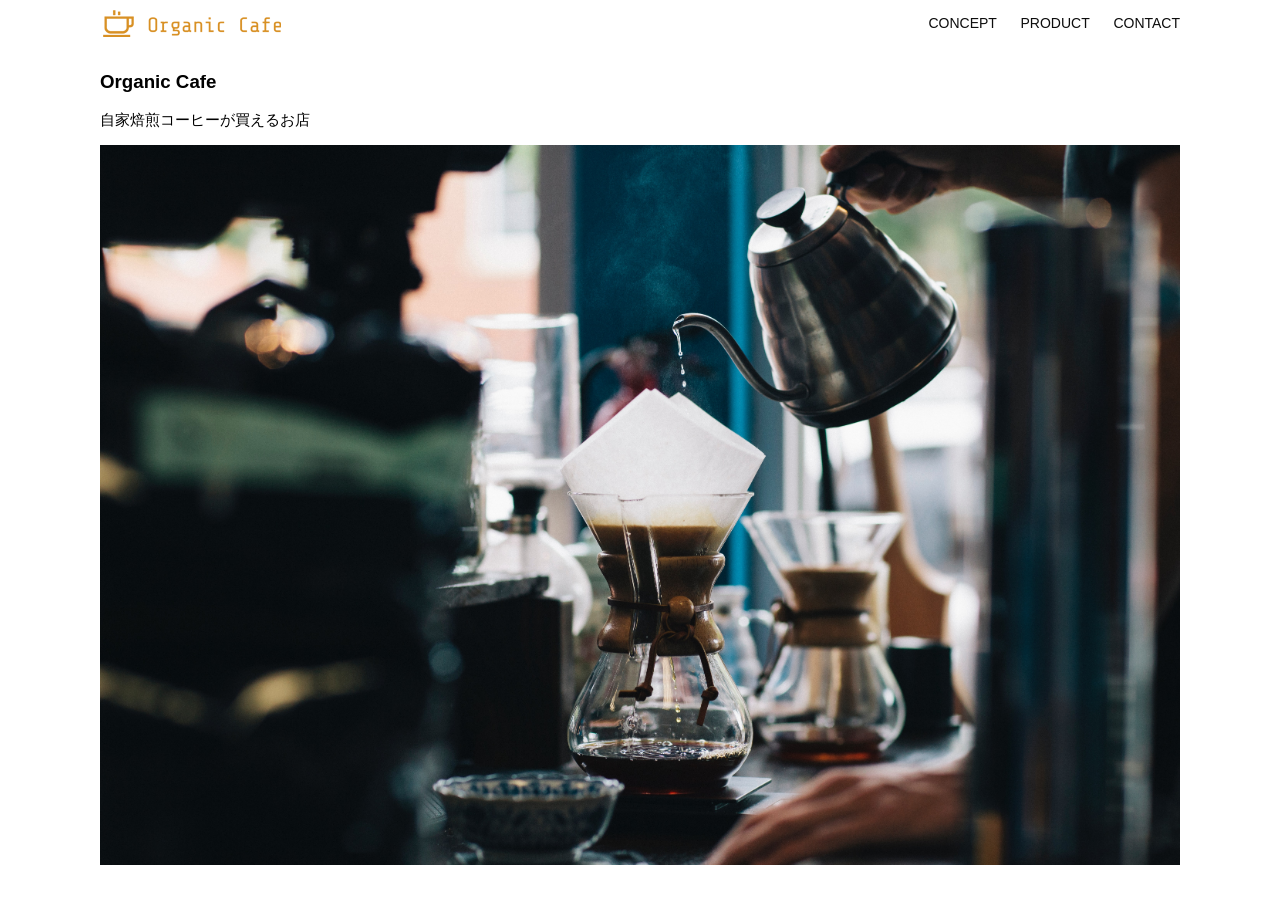
<file: html-css-kadai_013/index.html>
<!DOCTYPE html>
<html>
  <head>
    <title>Organic Cafe</title>
    <meta charset="UTF-8" />
    <meta name="description" content="自家焙煎のコーヒーがお家で楽しめるOrganic Cafe"/>
    <meta name="viewport" content="width=device-width, initial-scale=1.0" />
    <link rel="stylesheet" href="style.css" />
  </head>
  <body>
    <!-- ヘッダー -->
    <header>
      <!-- ロゴ -->
      <a href="index.html" id="logo"><img src="images/logo.png" alt="トップページに戻る"/></a>

      <!-- PC用ナビゲーション -->
      <nav id="nav-pc">
        <a href="index.html#concept">CONCEPT</a>
        <a href="index.html#product">PRODUCT</a>
        <a href="index.html#contact">CONTACT</a>
      </nav>

      <!-- ここにスマホ用のメニューを追加する　-->
       <img id="menu-sp" src="images/button-menu.png" alt="ナビゲーションを開く" onclick="document.getElementById('nav-sp').style.display='block'">

       <!-- スマホ用ナビゲーション -->
        <nav id="nav-sp">

            <ul>
       <!-- メニューを閉じるボタン -->
        <li>
        <img id="close" src="images/button-close.png" alt="ナビゲーションを閉じる" onclick="document.getElementById('nav-sp').style.display='none'">
        </li>

        <!-- トップページに戻るロゴ -->
         <li>
         <a id="logo-sp" href="index.html" onclick="document.getElementById('nav-sp').style.display='none'">
            <img src="images/logo-sp.png" alt="トップページに戻る">
         </a>
         </li>

         <!-- 各項目へのリンク -->
          <li><a class="menu" href="index.html#concept" onclick="document.getElementById('nav-sp').style.display='none'">CONCEPT</a></li>

          <li><a class="menu" href="index.html#concept" onclick="document.getElementById('nav-sp').style.display='none'">PRODUCT</a></li>

          <li><a class="menu" href="index.html#concept" onclick="document.getElementById('nav-sp').style.display='none'">CONTACT</a></li>
            </ul>
        </nav>
    </header>

    <main>
      <article>
        <!-- メインビジュアル -->
        <section id="main-visual">
          <div id="main-message">
            <h1>Organic Cafe</h1>
            <p>自家焙煎コーヒーが買えるお店</p>
          </div>
          <img src="images/main-image.jpg" alt="コーヒーをハンドドリップで淹れる画像"/>
        </section>
      </article>
    </main>
  </body>
</html>
</file>
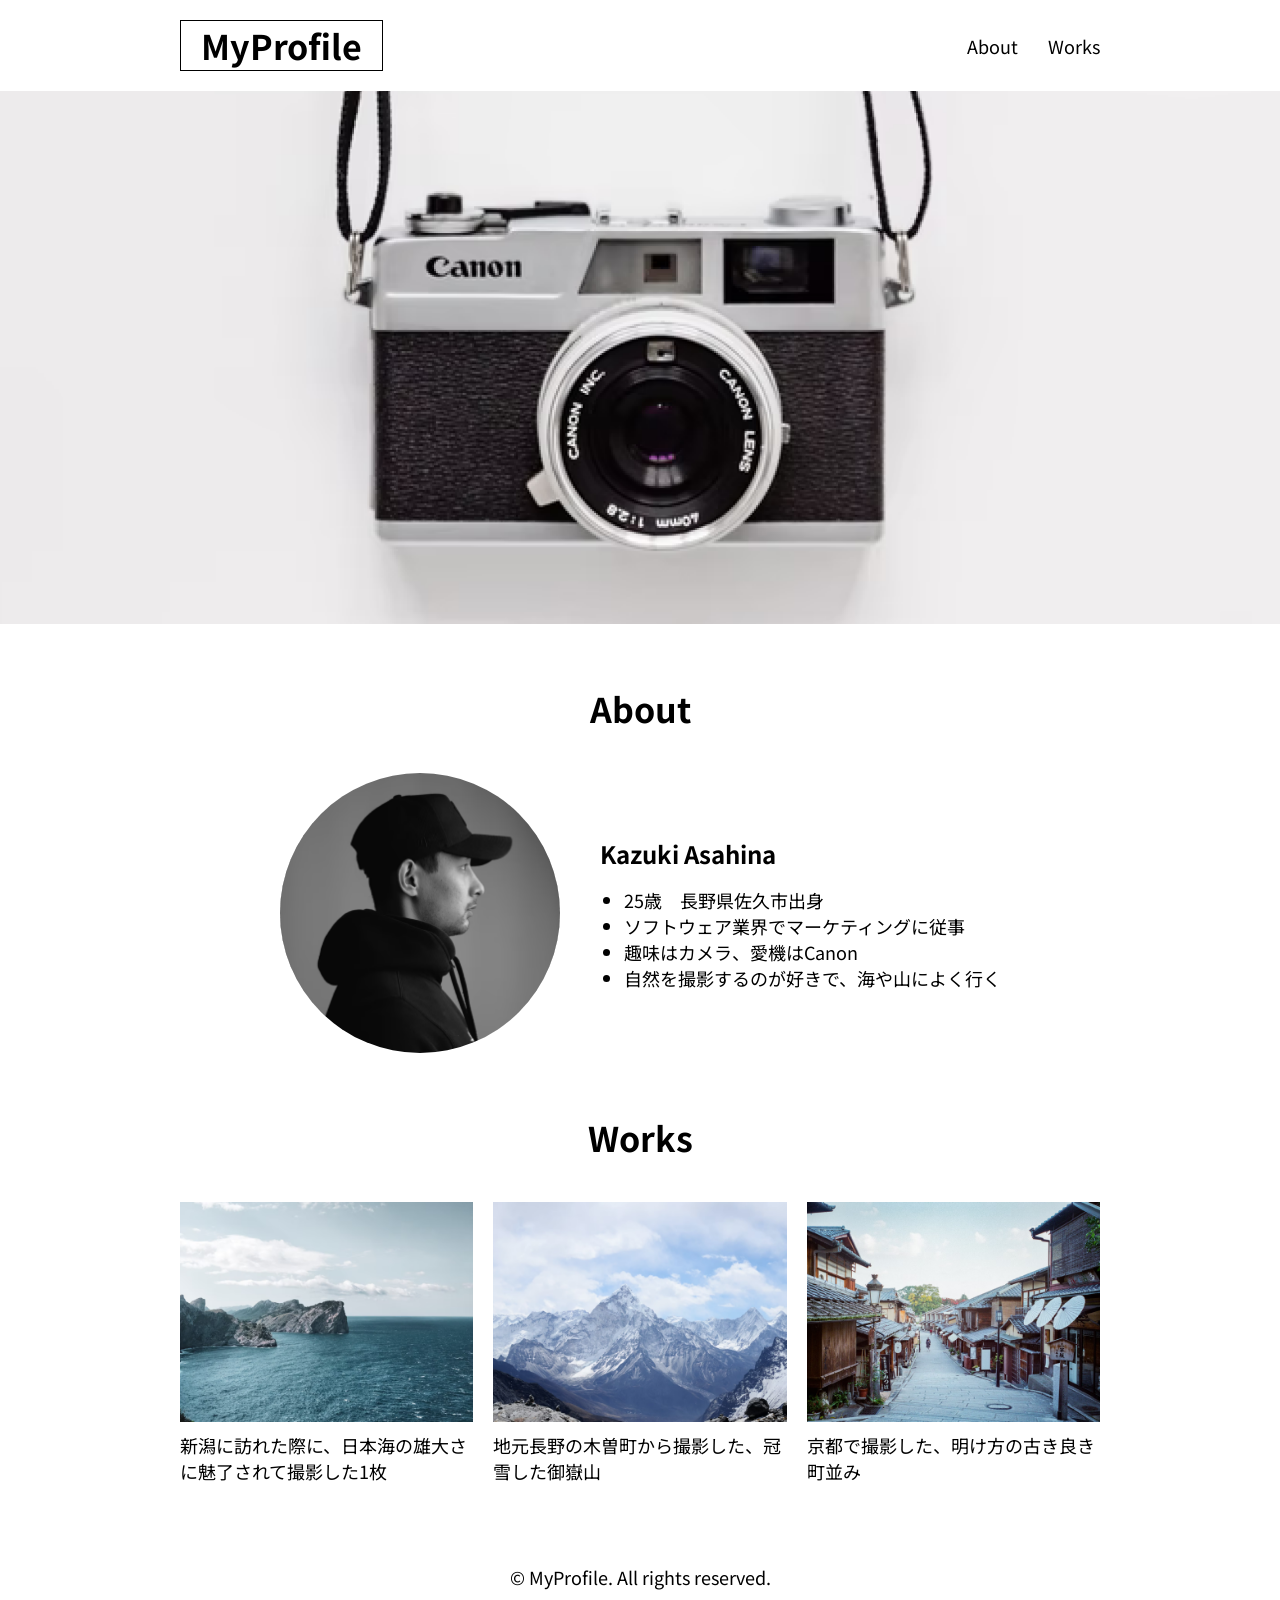
<file: kadai_001/index.html>
<!DOCTYPE html>
<html>

<head>
 <meta charset="UTF-8">
 <meta name="viewport" content="width=device-width, initial-scale=1.0">
 <title>MyProfile</title>
 <link href="https://fonts.googleapis.com/css2?family=Noto+Sans+JP:wght@400;700&display=swap" rel="stylesheet">
 <link rel="stylesheet" href="style.css">
</head>

<body>

<header>
 <nav>
   <h1><a href="index.html"> MyProfile </a></h1>

  <div>
    <a href="#about"> About </a>
    <a href="#works"> Works </a>
  </div>
 </nav>
</header>

<main>
<!-- メインのカメラの写真 -->
 <img src="images/main.png" alt="カメラ" id="main-visual">

<!-- 自己紹介 -->
 <section id="about">
  <h2>About</h2>

  <div class="about-content">
    <img src="images/about.png" alt="Kazuki Asahina">
   <div>

    <h3> Kazuki Asahina </h3>

    <ul>
     <li> 25歳　長野県佐久市出身 </li>
     <li> ソフトウェア業界でマーケティングに従事 </li>
     <li> 趣味はカメラ、愛機はCanon </li>
     <li> 自然を撮影するのが好きで、海や山によく行く </li>
    </ul>
   </div>
  </div>
 </section>
<!-- 作品紹介 -->
 <section id="works">
  <h2> Works </h2>

  <div class="works-content">
    <div class="works-item">
        <img src="images/works1.png" alt="新潟の海">
        <p> 新潟に訪れた際に、日本海の雄大さに魅了されて撮影した1枚 </p>
    </div>

    <div class="works-item">
        <img src="images/works2.png" alt="雪山">
        <p> 地元長野の木曽町から撮影した、冠雪した御嶽山 </p>
    </div>

    <div class="works-item">
        <img src="images/works3.png" alt="京都の町並み">
        <p> 京都で撮影した、明け方の古き良き町並み </p>
    </div>
  </div>
 </section>

</main>

<footer>
 <p>&copy; MyProfile. All rights reserved. </p>
</footer>

</body>
</html>
</file>
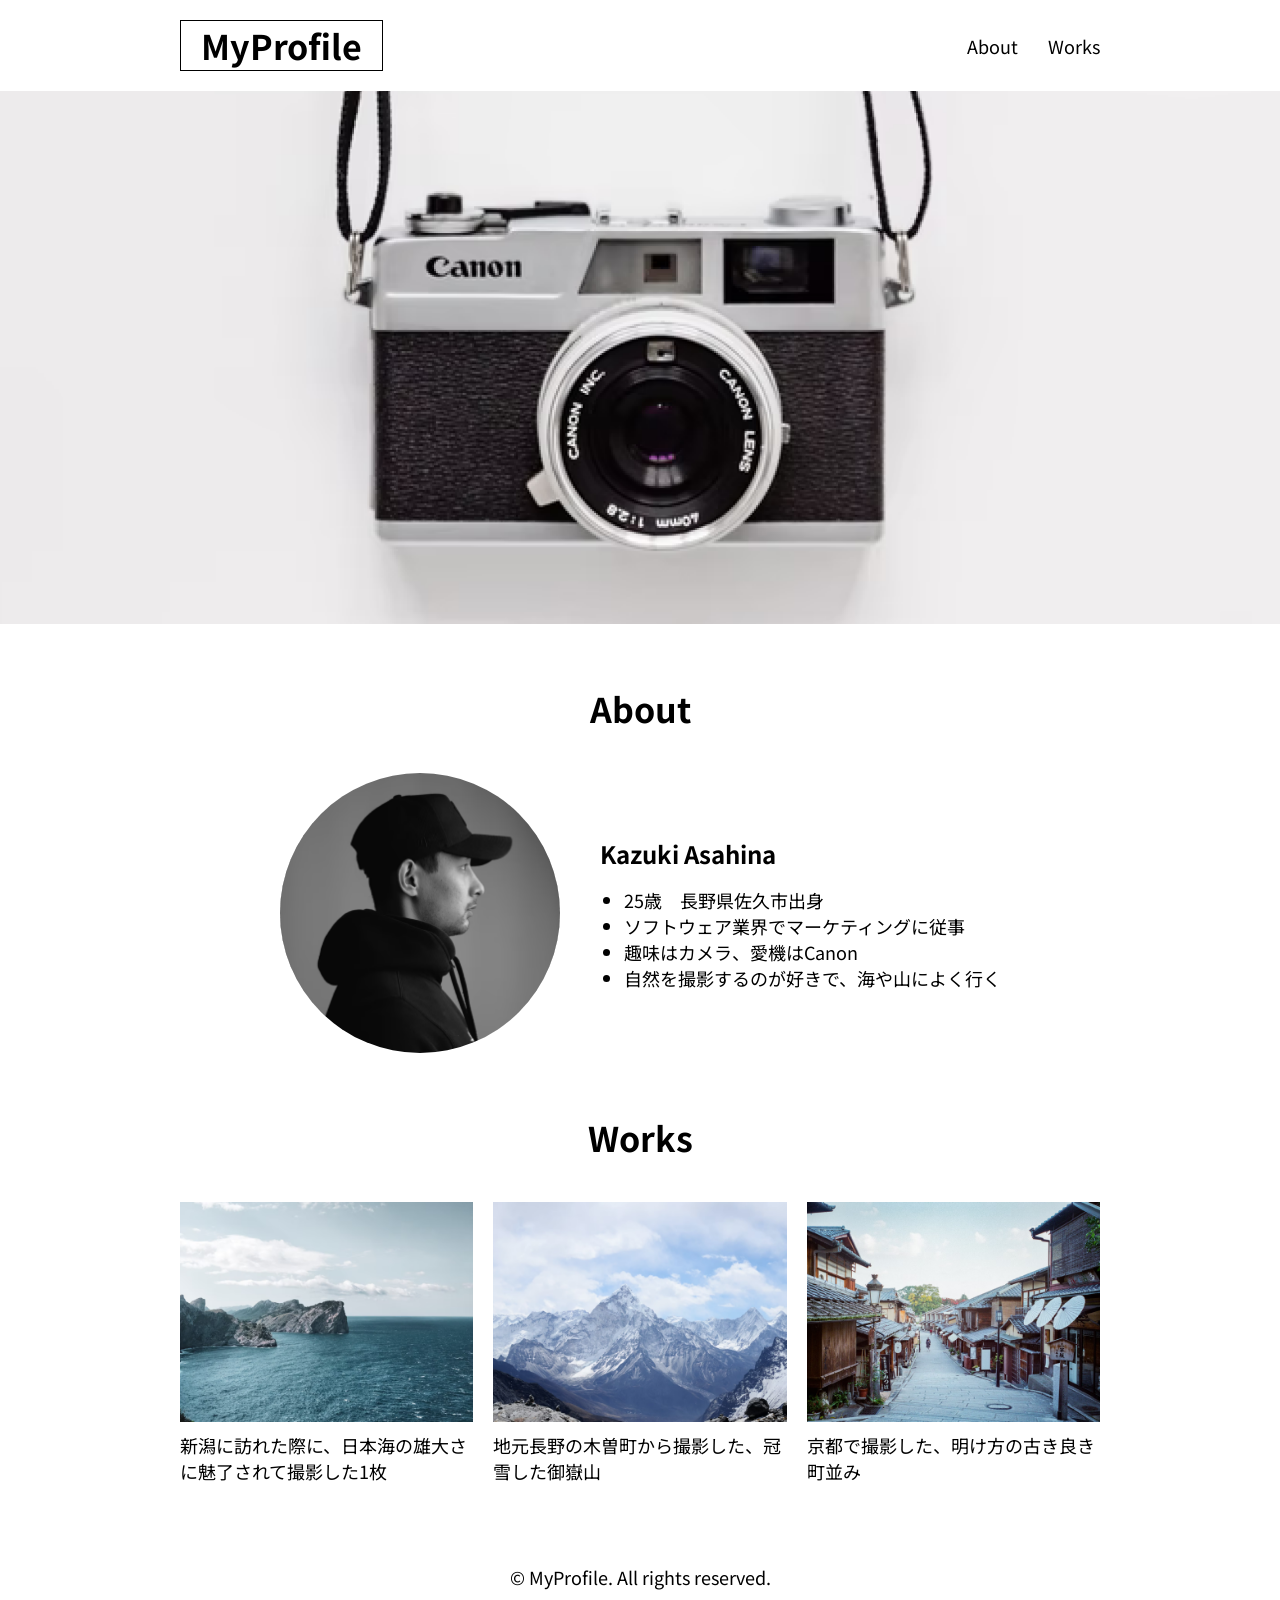
<file: 模写コーディング/index.html>
<!DOCTYPE html>
<html>

<head>
 <meta charset="UTF-8">
 <meta name="viewport" content="width=device-width, initial-scale=1.0">
 <title>MyProfile</title>
 <link href="https://fonts.googleapis.com/css2?family=Noto+Sans+JP:wght@400;700&display=swap" rel="stylesheet">
 <link rel="stylesheet" href="style.css">
</head>

<body>

<header>
 <nav>
   <h1><a href="Index.html"> MyProfile </a></h1>

  <div>
    <a href="#about"> About </a>
    <a href="#works"> Works </a>
  </div>
 </nav>
</header>

<main>
<!-- メインのカメラの写真 -->
 <img src="images/main.png" alt="カメラ" id="main-visual">

<!-- 自己紹介 -->
 <section id="about">
  <h2> About </h2>

  <div class="about-content">
    <img src="images/about.png" alt="Kazuki Asahina">
   <div>

    <h3> Kazuki Asahina </h3>

    <ul>
     <li> 25歳　長野県佐久市出身 </li>
     <li> ソフトウェア業界でマーケティングに従事 </li>
     <li> 趣味はカメラ、愛機はCanon </li>
     <li> 自然を撮影するのが好きで、海や山によく行く </li>
    </ul>
   </div>
  </div>
 </section>
<!-- 作品紹介 -->
 <section id="works">
  <h2> Works </h2>

  <div class="works-content">
    <div class="works-item">
        <img src="images/works1.png" alt="新潟の海">
        <p> 新潟に訪れた際に、日本海の雄大さに魅了されて撮影した1枚 </p>
    </div>

    <div class="works-item">
        <img src="images/works2.png" alt="雪山">
        <p> 地元長野の木曽町から撮影した、冠雪した御嶽山 </p>
    </div>

    <div class="works-item">
        <img src="images/works3.png" alt="京都の町並み">
        <p> 京都で撮影した、明け方の古き良き町並み </p>
    </div>
  </div>
 </section>

</main>

<footer>
 <p>&copy; MyProfile. All rights reserved. </p>
</footer>

</body>
</html>
</file>
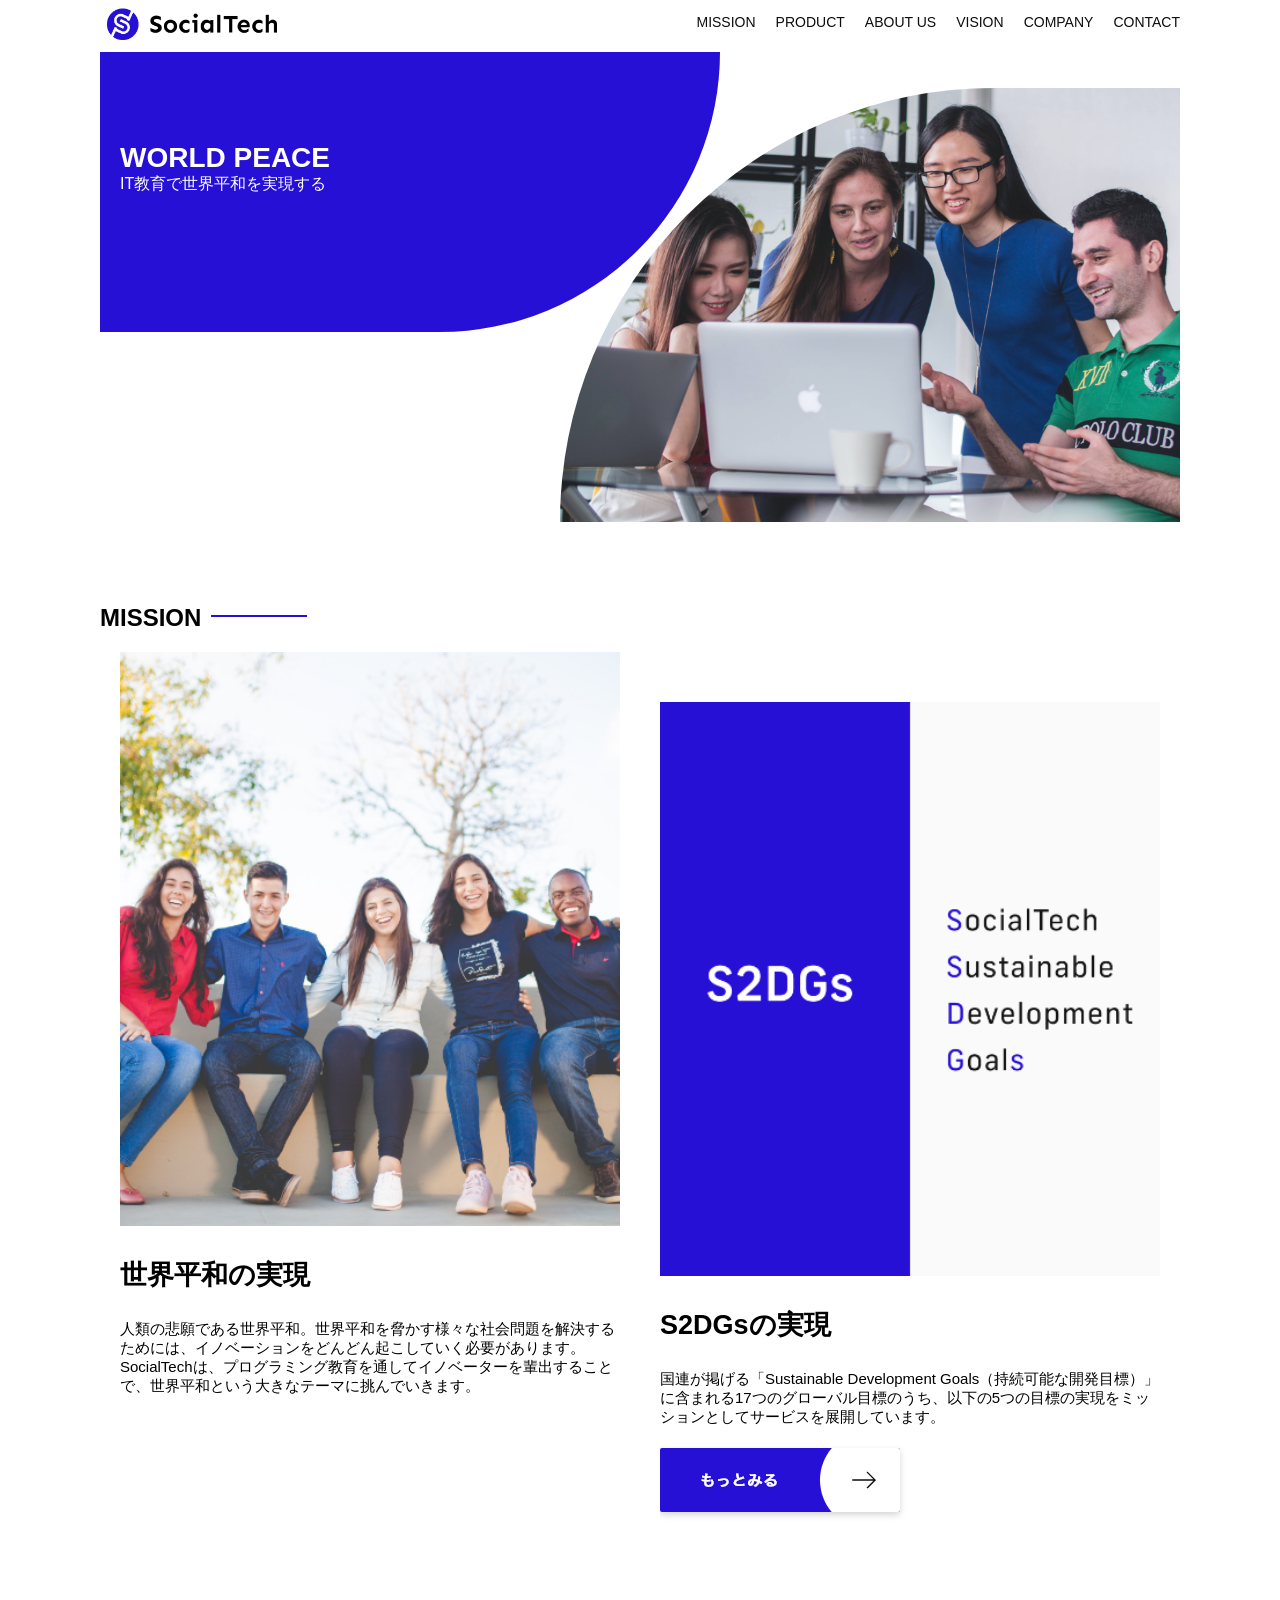
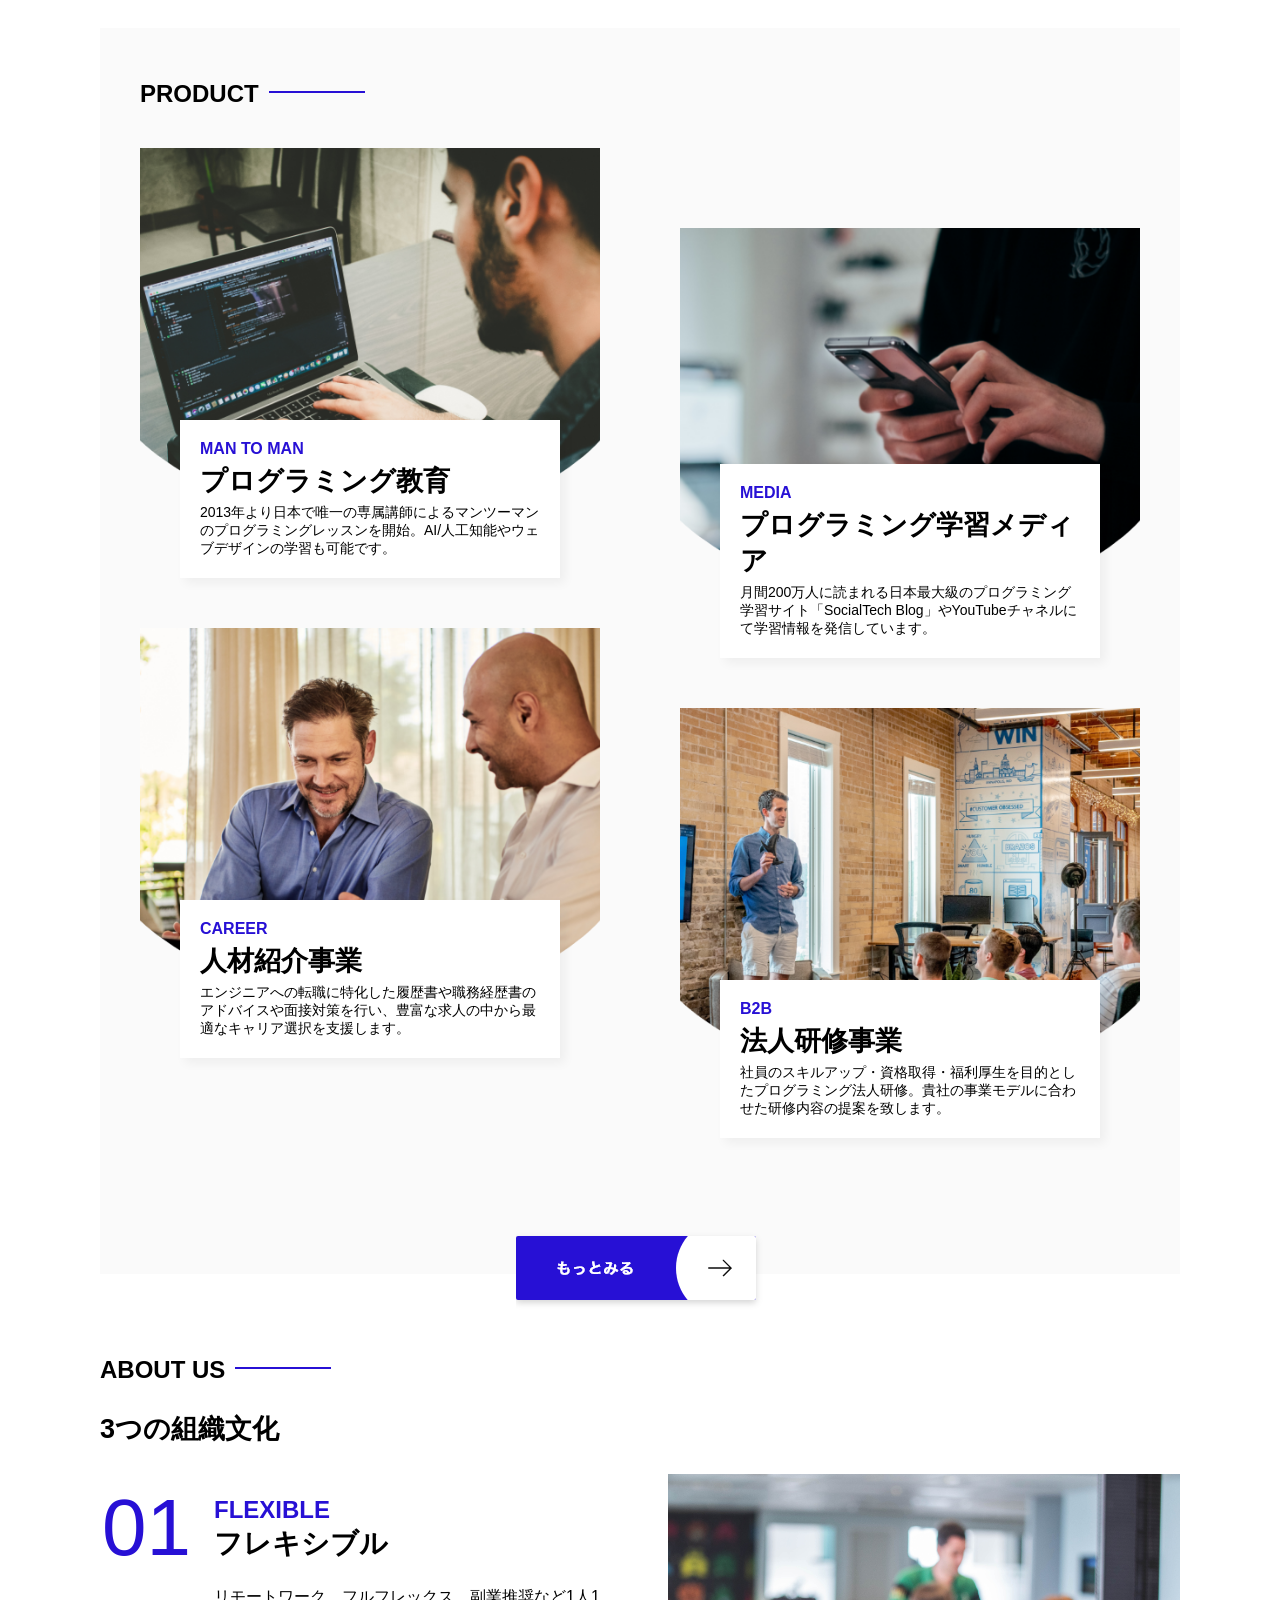
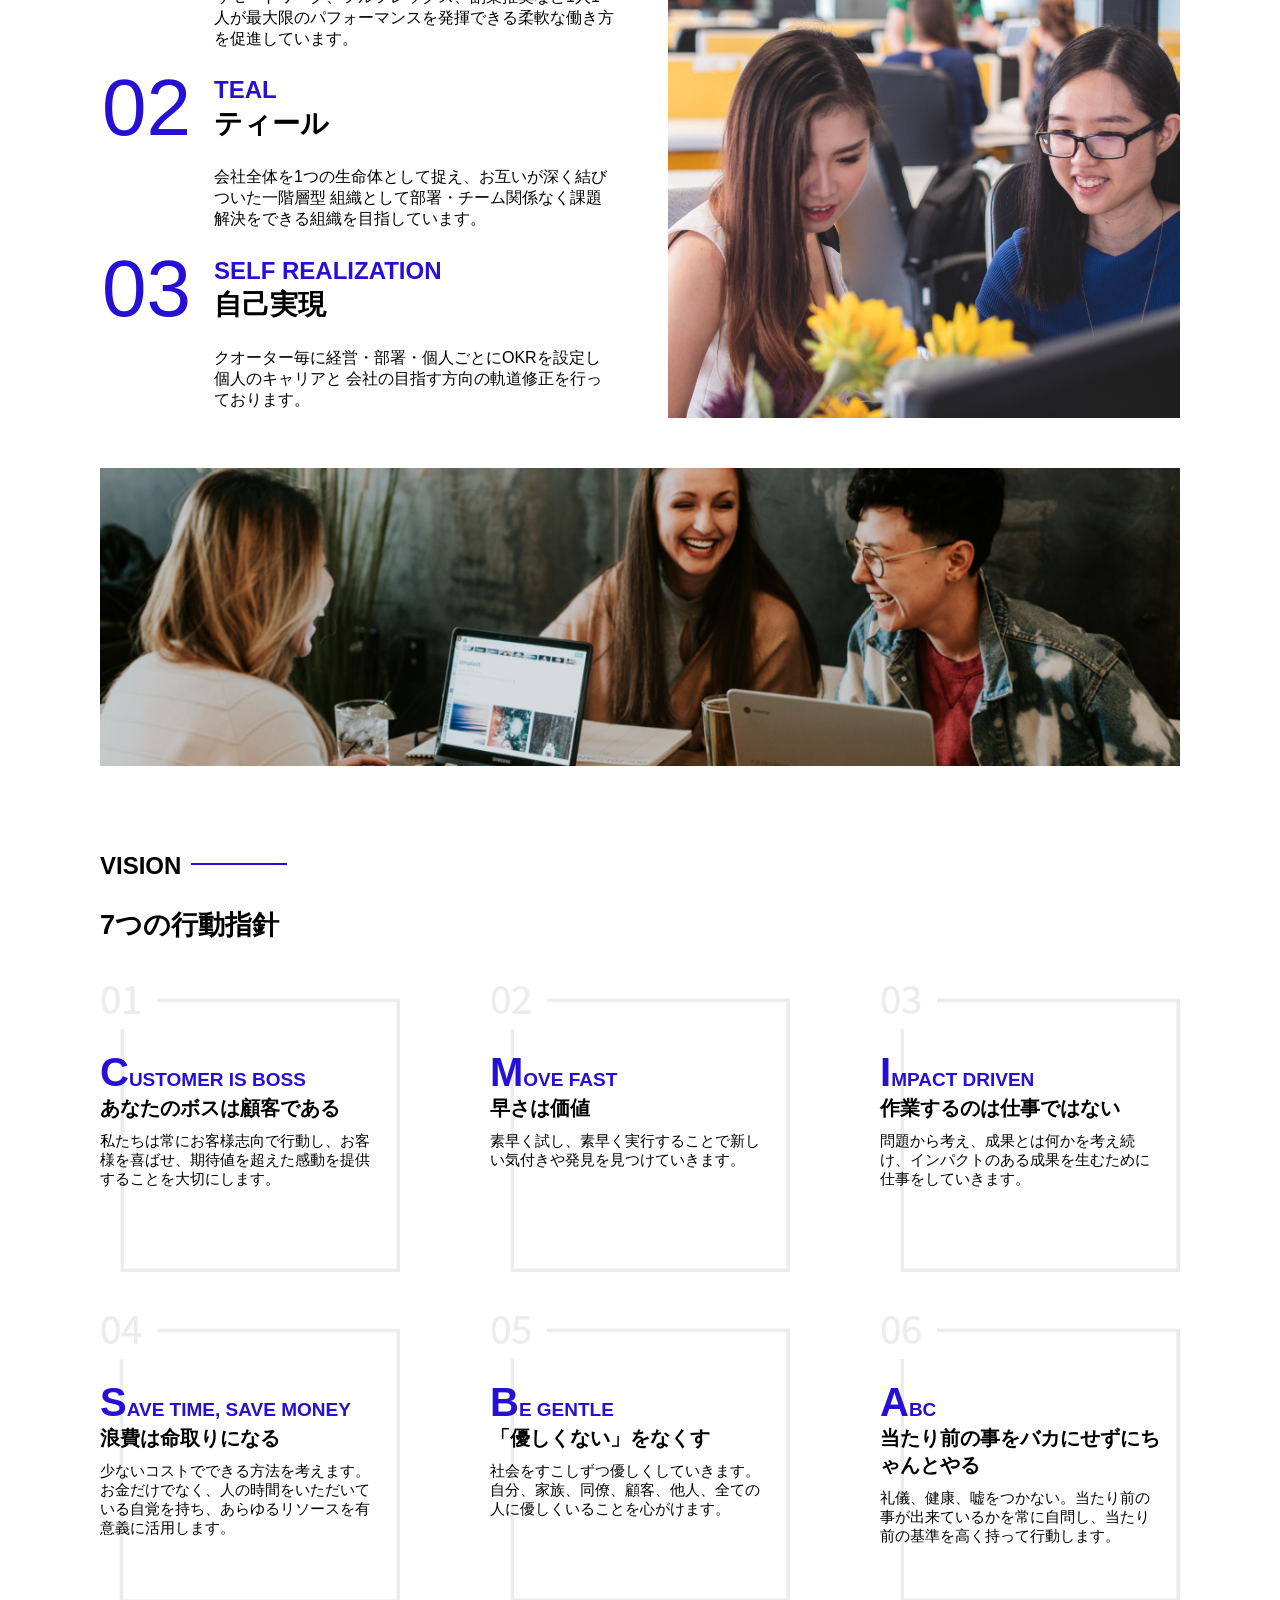
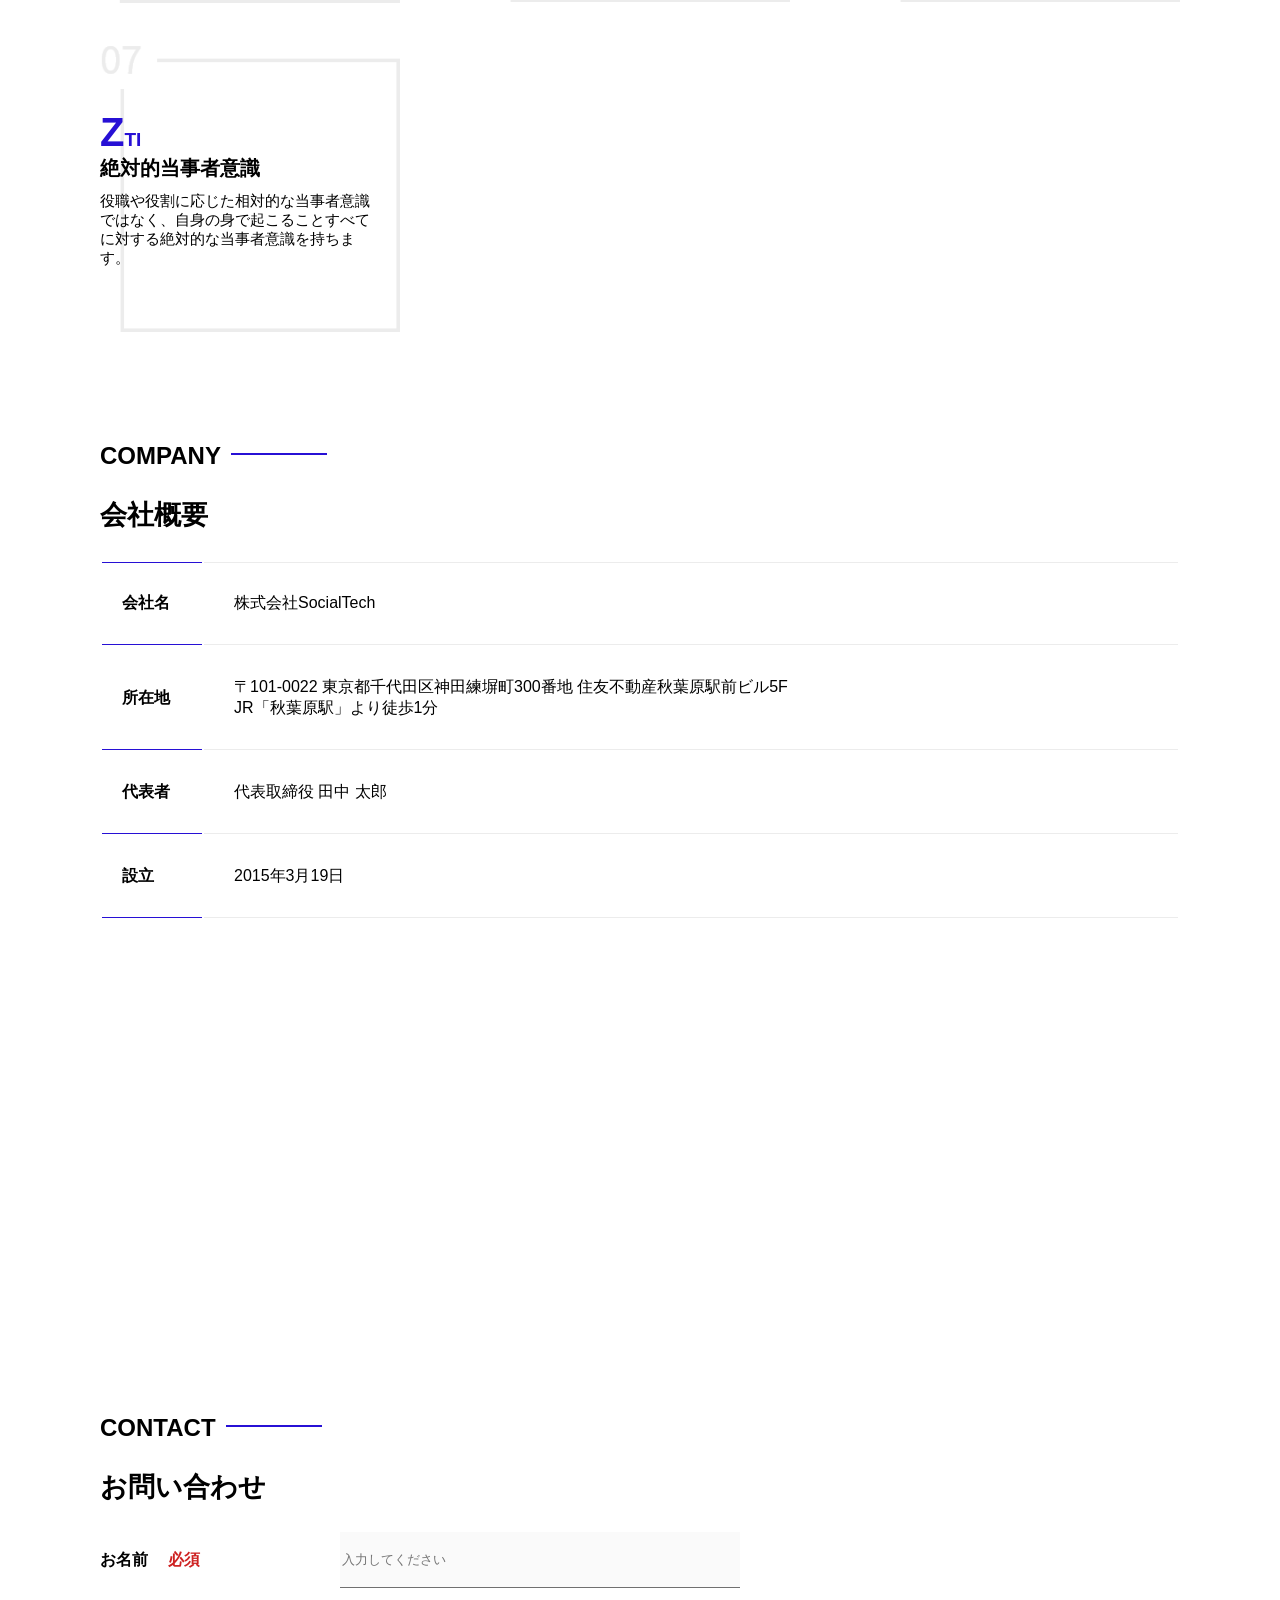
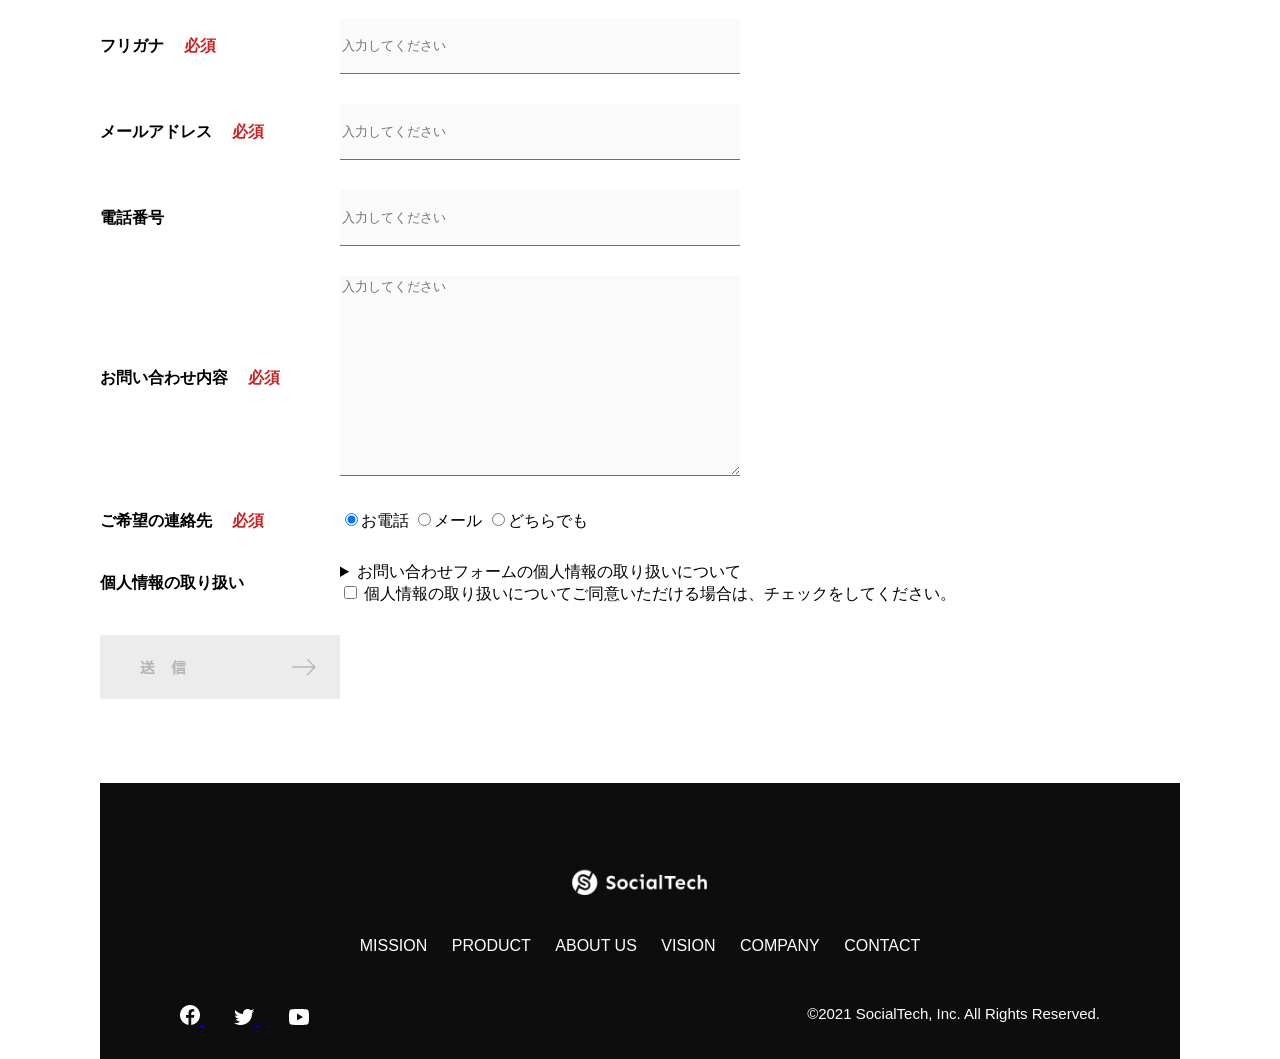
<file: kadai_tutorial_output/socialtech/index.html>
<!DOCTYPE html>
<html>
<head>
  <title>SocialTech</title>
  <meta charset="UTF-8">
  <meta name="description" content="SocialTechはEdTech業界のリーディングカンパニーを目指します。">
  <meta name="viewport" content="width=device-width, initial-scale=1.0">
  <link rel="stylesheet" href="style.css">
</head>
<body>
 <!-- ヘッダー -->
  <header>
    <!-- ロゴ -->
    <a href="index.html" id="logo"><img src="images/logo.png" alt="トップページに戻る"></a>

     <!-- PC用ナビゲーション -->
    <nav id="nav-pc">
       <ul>
        <li><a href="mission.html">MISSION</a></li>
        <li><a href="product.html">PRODUCT</a></li>
        <li><a href="index.html#aboutus">ABOUT US</a></li>
        <li><a href="index.html#vision">VISION</a></li>
        <li><a href="index.html#company">COMPANY</a></li>
        <li><a href="index.html#contact">CONTACT</a></li>
       </ul>
   </nav>
    <!-- スマホ用メニューボタン -->
       <button id="menu-sp" onclick="document.getElementById('nav-sp').style.display = 'block'">
         <img src="images/button-menu.png" alt="ナビゲーションを開く">
       </button>
        <!-- スマホ用ナビゲーション -->
       <div id="nav-sp">
         <button id="close" onclick="document.getElementById('nav-sp').style.display = 'none'">
           <img src="images/button-close.png" alt="ナビゲーションを閉じる">
         </button>
 
         <nav>
           <ul>
             <li>
               <a id="logo-sp" href="index.html" onclick="document.getElementById('nav-sp').style.display = 'none'"><img src="images/logo-sp.png" alt="トップページに戻る"></a>
             </li>
             <li><a class="menu" href="mission.html" onclick="document.getElementById('nav-sp').style.display = 'none'">MISSION</a></li>
             <li><a class="menu" href="product.html" onclick="document.getElementById('nav-sp').style.display = 'none'">PRODUCT</a></li>
             <li><a class="menu" href="index.html#aboutus" onclick="document.getElementById('nav-sp').style.display = 'none'">ABOUT US</a></li>
             <li><a class="menu" href="index.html#vision" onclick="document.getElementById('nav-sp').style.display = 'none'">VISION</a></li>
             <li><a class="menu" href="index.html#company" onclick="document.getElementById('nav-sp').style.display = 'none'">COMPANY</a></li>
             <li><a class="menu" href="index.html#contact" onclick="document.getElementById('nav-sp').style.display = 'none'">CONTACT</a></li>
           </ul>
         </nav>
         <div id="sns">
           <a href="https://www.facebook.com/sejuku2013">
             <img src="images/button-facebook.png" alt="Facebookのリンク">
           </a>
           <a href="https://twitter.com/samuraijuku">
             <img src="images/button-twitter.png" alt="Twitterのリンク">
           </a>
           <a href="https://www.youtube.com/channel/UCCFOQO5aDK0xXam4cUQXT8g">
             <img src="images/button-youtube.png" alt="YouTubeのリンク">
           </a>
         </div>
       </div>
  </header>
   <main>
    <article>
         <!-- メインビジュアル -->
      <section id="main-visual">
         <div id="main-message">
            <h1>WORLD PEACE</h1>
            <p>IT教育で世界平和を実現する</p>
        </div>
        <img src="images/index/index-main.png" alt="PCの周りに集まる多国籍の仲間たち">
      </section>
       <!--ミッション-->
      <section id="mission">
         <h2 class="index-h2">MISSION</h2>
        <div id="mission-flex">
          <div>
             <img id="mission-photo" src="images/index/index-mission.png" alt="屋外のベンチで写真を撮影する多国籍の仲間たち">
            <h3>世界平和の実現</h3>
            <p>
              人類の悲願である世界平和。世界平和を脅かす様々な社会問題を解決するためには、イノベーションをどんどん起こしていく必要があります。SocialTechは、プログラミング教育を通してイノベーターを輩出することで、世界平和という大きなテーマに挑んでいきます。
            </p>
          </div>
          <div>
            <img id="s2dgs" src="images/index/s2dgs.png" alt="S2DGs">
            <h3>S2DGsの実現</h3>
            <p>国連が掲げる「Sustainable Development Goals（持続可能な開発目標）」に含まれる17つのグローバル目標のうち、以下の5つの目標の実現をミッションとしてサービスを展開しています。</p>
            <a href="mission.html">
              <img src="images/button-more.png" alt="もっとみる">
            </a>
          </div>
        </div>
      </section>
      <!-- プロダクト -->
      <section id="product">
       <h2 class="index-h2">PRODUCT</h2>
        <div class="product-flex">
         <div id="product-left">
             <div>
               <img class="product-photo" src="images/index/index-mantoman.png" alt="PCでコードを書く男性">
               <div class="product-explain">
                 <span>MAN TO MAN</span>
                 <h3>プログラミング教育</h3>
                 <p>2013年より日本で唯一の専属講師によるマンツーマンのプログラミングレッスンを開始。AI/人工知能やウェブデザインの学習も可能です。</p>
               </div>
             </div>
             <div>
               <img class="product-photo" src="images/index/index-career.png" alt="笑顔で話し合う2人の男性">
               <div class="product-explain">
                 <span>CAREER</span>
                 <h3>人材紹介事業</h3>
                 <p>エンジニアへの転職に特化した履歴書や職務経歴書のアドバイスや面接対策を行い、豊富な求人の中から最適なキャリア選択を支援します。</p>
               </div>
             </div>
         </div>
         <div id="product-right">
            <div>
              <img class="product-photo" src="images/index/index-media.png" alt="スマートフォンを操作する人">
              <div class="product-explain">
                <span>MEDIA</span>
                <h3>プログラミング学習メディア</h3>
                <p>月間200万人に読まれる日本最大級のプログラミング学習サイト「SocialTech Blog」やYouTubeチャネルにて学習情報を発信しています。</p>
              </div>
            </div>
            <div>
              <img class="product-photo" src="images/index/index-b2b.png" alt="講演中の男性とそれを聴く人々">
              <div class="product-explain">
                <span>B2B</span>
                <h3>法人研修事業</h3>
                <p>社員のスキルアップ・資格取得・福利厚生を目的としたプログラミング法人研修。貴社の事業モデルに合わせた研修内容の提案を致します。</p>
              </div>
            </div>
          </div>
        </div>
        <div id="product-more">
          <a href="product.html">
            <img src="images/button-more.png" alt="もっとみる">
          </a>
        </div>
      </section>
       <!-- ABOUT US -->
      <section id="aboutus">
        <h2 class="index-h2">ABOUT US</h2>
        <h3>3つの組織文化</h3>
        <div>
             <table class="culture-table">
            <tr>
              <td class="culture-num">01</td>
              <th><span class="culture-en">FLEXIBLE</span><br>フレキシブル</th>
            </tr>
            <tr>
              <td>
                <!--空のセル-->
              </td>
              <td class="culture-description">リモートワーク、フルフレックス、副業推奨など1人1人が最大限のパフォーマンスを発揮できる柔軟な働き方を促進しています。</td>
            </tr>
            <tr>
              <td class="culture-num">02</td>
              <th><span class="culture-en">TEAL</span><br>ティール</th>
            </tr>
            <tr>
              <td>
                <!--空のセル-->
              </td>
              <td class="culture-description">会社全体を1つの生命体として捉え、お互いが深く結びついた一階層型 組織として部署・チーム関係なく課題解決をできる組織を目指しています。</td>
            </tr>
            <tr>
              <td class="culture-num">03</td>
              <th><span class="culture-en">SELF REALIZATION</span><br>自己実現</th>
            </tr>
            <tr>
              <td>
                <!--空のセル-->
              </td>
              <td class="culture-description">クオーター毎に経営・部署・個人ごとにOKRを設定し個人のキャリアと 会社の目指す方向の軌道修正を行っております。</td>
            </tr>
          </table>
           <img class="culture-img" src="images/index/index-aboutus1.png" alt="笑顔で話し合う2人の女性">
        </div>
         <img class="culture-img2" src="images/index/index-aboutus2.png" alt="笑顔で話し合う3人の男女">
      </section>
       <!-- VISION -->
      <section id="vision">
        <h2 class="index-h2">VISION</h2>
        <h3>7つの行動指針</h3>
        <div>
             <div class="vision-box">
               <img src="images/index/vision-01.png" alt="01">
               <div>
                 <h4>CUSTOMER IS BOSS</h4>
                 <h5>あなたのボスは顧客である</h5>
                 <p>私たちは常にお客様志向で行動し、お客様を喜ばせ、期待値を超えた感動を提供することを大切にします。</p>
               </div>
             </div>
             <div class="vision-box">
               <img src="images/index/vision-02.png" alt="02">
               <div>
                 <h4>MOVE FAST</h4>
                 <h5>早さは価値</h5>
                 <p>素早く試し、素早く実行することで新しい気付きや発見を見つけていきます。</p>
               </div>
             </div>
             <div class="vision-box">
               <img src="images/index/vision-03.png" alt="03">
               <div>
                 <h4>IMPACT DRIVEN</h4>
                 <h5>作業するのは仕事ではない</h5>
                 <p>問題から考え、成果とは何かを考え続け、インパクトのある成果を生むために仕事をしていきます。</p>
               </div>
             </div>
             <div class="vision-box">
               <img src="images/index/vision-04.png" alt="04">
               <div>
                 <h4>SAVE TIME, SAVE MONEY</h4>
                 <h5>浪費は命取りになる</h5>
                 <p>少ないコストでできる方法を考えます。お金だけでなく、人の時間をいただいている自覚を持ち、あらゆるリソースを有意義に活用します。</p>
               </div>
             </div>
             <div class="vision-box">
               <img src="images/index/vision-05.png" alt="05">
               <div>
                 <h4>BE GENTLE</h4>
                 <h5>「優しくない」をなくす</h5>
                 <p>社会をすこしずつ優しくしていきます。自分、家族、同僚、顧客、他人、全ての人に優しくいることを心がけます。</p>
               </div>
             </div>
             <div class="vision-box">
               <img src="images/index/vision-06.png" alt="06">
               <div>
                 <h4>ABC</h4>
                 <h5>当たり前の事をバカにせずにちゃんとやる</h5>
                 <p>礼儀、健康、嘘をつかない。当たり前の事が出来ているかを常に自問し、当たり前の基準を高く持って行動します。</p>
               </div>
             </div>
             <div class="vision-box">
               <img src="images/index/vision-07.png" alt="07">
               <div>
                 <h4>ZTI</h4>
                 <h5>絶対的当事者意識</h5>
                 <p>役職や役割に応じた相対的な当事者意識ではなく、自身の身で起こることすべてに対する絶対的な当事者意識を持ちます。</p>
               </div>
             </div>
        </div>
      </section>
        <!-- COMPANY -->
      <section id="company">
        <h2 class="index-h2">COMPANY</h2>
        <h3>会社概要</h3>
         <table id="company-table">
             <tr>
               <th class="tableheader tableheader-first">会社名</th>
               <td class="cell cell-first">株式会社SocialTech</td>
             </tr>
             <tr>
               <th class="tableheader">所在地</th>
               <td class="cell">〒101-0022 東京都千代田区神田練塀町300番地 住友不動産秋葉原駅前ビル5F<br>JR「秋葉原駅」より徒歩1分</td>
             </tr>
             <tr>
               <th class="tableheader">代表者</th>
               <td class="cell">代表取締役 田中 太郎</td>
             </tr>
             <tr>
               <th class="tableheader">設立</th>
               <td class="cell">2015年3月19日</td>
             </tr>
           </table>
           <iframe src="https://www.google.com/maps/embed?pb=!1m18!1m12!1m3!1d3240.0688551336807!2d139.7720776771055!3d35.69992317258124!2m3!1f0!2f0!3f0!3m2!1i1024!2i768!4f13.1!3m3!1m2!1s0x60188fee13660e23%3A0x77137876edf742ac!2z5L2P5Y-L5LiN5YuV55Sj56eL6JGJ5Y6f6aeF5YmN44OT44Or!5e0!3m2!1sja!2sjp!4v1704858013291!5m2!1sja!2sjp" 
 style="border: 0" allowfullscreen="" loading="lazy">
 </iframe>
      </section>

       <!-- お問い合わせフォーム -->
      <section id="contact">
        <h2 class="index-h2">CONTACT</h2>
        <h3>お問い合わせ</h3>
        <form>
             <div>
            <div class="contact-heading">
              <label class="contact-label">お名前<span class="contact-span">必須</span></label>
            </div>
            <div>
              <input type="text" name="name" placeholder="入力してください" class="contact-textbox">
            </div>
          </div>
          <div>
            <div class="contact-heading">
              <label class="contact-label">フリガナ<span class="contact-span">必須</span></label>
            </div>
            <div>
              <input type="text" name="hurigana" placeholder="入力してください" class="contact-textbox">
            </div>
          </div>
          <div>
            <div class="contact-heading">
              <label class="contact-label">メールアドレス<span class="contact-span">必須</span></label>
            </div>
            <div>
              <input type="text" name="email" placeholder="入力してください" class="contact-textbox">
            </div>
          </div>
          <div>
            <div class="contact-heading">
              <label class="contact-label">電話番号</label>
            </div>
            <div>
              <input type="text" name="tel" placeholder="入力してください" class="contact-textbox">
            </div>
          </div>
           <div>
            <div class="contact-heading">
              <label class="contact-label">お問い合わせ内容<span class="contact-span">必須</span></label>
            </div>
            <div>
              <textarea class="contact-textarea" placeholder="入力してください" name="message"></textarea>
            </div>
          </div>
           <div>
            <div class="contact-heading">
              <label class="contact-label">ご希望の連絡先<span class="contact-span">必須</span></label>
            </div>
            <div>
              <input class="radiobutton" type="radio" value="tel" name="contact" checked><label>お電話</label>
              <input class="radiobutton" type="radio" value="mail" name="contact"><label>メール</label>
              <input class="radiobutton" type="radio" value="both" name="contact"><label>どちらでも</label>
            </div>
          </div>
          <div>
               <div class="contact-heading">
                 <label class="contact-label">個人情報の取り扱い</label>
               </div>
               <div>
                 <details>
                   <summary>お問い合わせフォームの個人情報の取り扱いについて</summary>
                   <div>
                     <dl>
                       <dt>１．組織の名称又は氏名</dt>
                       <dd>株式会社SocialTech</dd>
                       <dt>２．個人情報保護管理者（若しくはその代理人）の氏名又は職名、所属及び連絡先</dt>
                       <dd>
                         <p>鈴木 一郎 コーポレート部</p>
                         <p>メールアドレス：samurai@example.com</p>
                         <p>TEL：03-1234-5678</p>
                       </dd>
                       <dt>３．個人情報の利用目的</dt>
                       <dd>
                         <ul>
                           <li>本サービス及び本サービスに関連する情報の提供又はそれらに関する連絡のため</li>
                           <li>ユーザーの本人確認のため</li>
                           <li>当社サービスのご案内のため</li>
                           <li>当社の商品等の広告または宣伝（電子メールによるものを含むものとします。）</li>
                         </ul>
                       </dd>
                       <dt>４．個人情報の取り扱い業務の委託</dt>
                       <dd>個人情報の取扱業務の全部または一部を外部に業務委託する場合があります。その際、弊社は、個人情報を適切に保護できる管理体制を敷き実行していることを条件として委託先を厳選したうえで、機密保持契約を委託先と締結し、お客様の個人情報を厳密に管理させます。</dd>
                       <dt>５．個人情報の開示等の請求</dt>
                       <dd>
                         お客様は、弊社に対してご自身の個人情報の開示等（利用目的の通知、開示、内容の訂正・追加・削除、利用の停止または消去、第三者への提供の停止）に関して、当社問合わせ窓口に申し出ることができます。<br>
                         その際、弊社はお客様ご本人を確認させていただいたうえで、合理的な期間内に対応いたします。<br>
                         なお、個人情報に関する弊社問合わせ先は、次の通りです。
                       </dd>
                       <dd>
                         <p>株式会社SocialTech　個人情報問合せ窓口</p>
                         <p>〒150-0043　東京都千代田区神田練塀町300番地 住友不動産秋葉原駅前ビル5F</p>
                         <p>メールアドレス：samurai@example.com　TEL：03-1234-5678</p>
                       </dd>
 
                       <dt>６．個人情報を提供されることの任意性について</dt>
                       <dd>お客様がご自身の個人情報を弊社に提供されるか否かは、お客様のご判断によりますが、もしご提供されない場合には、適切なサービスが提供できない場合がありますので予めご了承ください。</dd>
                     </dl>
                   </div>
                 </details>
                 <input type="checkbox" name="agree">
                 <span>個人情報の取り扱いについてご同意いただける場合は、チェックをしてください。</span>
               </div>
             </div>
              <input type="image" src="images/button-submit.png" alt="送信する">
        </form>
      </section>
    </article>
  </main>

   <footer>
      <div id="footer-logo">
        <img src="images/logo-sp.png" alt="SocialTech">
      </div>
       <div id="footer-link">
        <a href="mission.html">MISSION</a>
        <a href="product.html">PRODUCT</a>
        <a href="index.html#aboutus">ABOUT US</a>
        <a href="index.html#vision">VISION</a>
        <a href="index.html#company">COMPANY</a>
        <a href="index.html#contact">CONTACT</a>
      </div>
            <div id="sns-footer">
        <div>
          <a href="https://www.facebook.com/">
            <img src="images/button-facebook.png" alt="Facebook">
          </a>
          <a href="https://twitter.com/">
            <img src="images/button-twitter.png" alt="Twitter">
          </a>
          <a href="https://www.youtube.com/">
            <img src="images/button-youtube.png" alt="YouTube">
          </a>
        </div>
        <p id="copyright">
          &copy;2021 SocialTech, Inc. All Rights Reserved.
        </p>
      </div>
    </footer>

</body>
</html>
</file>
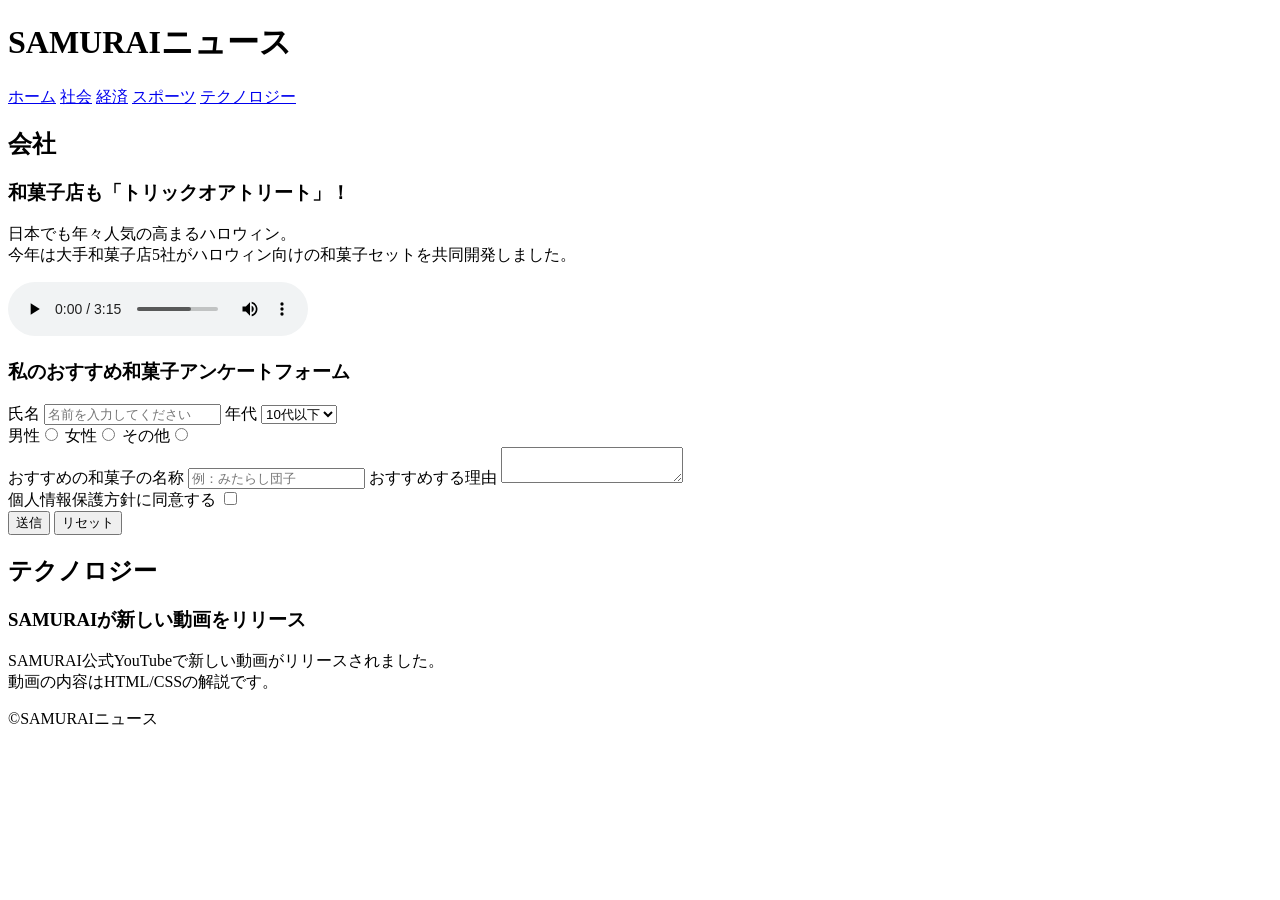
<file: kadai_008/kadai_008.html>
<!DOCTYPE html>
<html>
    <head>
        <title>8章課題</title>
        <meta mame="description" content="このページは8章の課題です。">
    </head>

    <body>
        <header>
            <h1>SAMURAIニュース</h1>
          <nav>
          <a href="https://www.sejuku.net/">ホーム</a>
          <a href="https://www.sejuku.net/">社会</a>
          <a href="https://www.sejuku.net/">経済</a>
          <a href="https://www.sejuku.net/">スポーツ</a>
          <a href="https://www.sejuku.net/">テクノロジー</a>
          </nav>
        </header>

        <main>
            <article>
             <h2>会社</h2>

        <section>
          <h3>和菓子店も「トリックオアトリート」！</h3>
          <p>日本でも年々人気の高まるハロウィン。<br>
             今年は大手和菓子店5社がハロウィン向けの和菓子セットを共同開発しました。</p>
          <audio src="./ichi.mp3" controls></audio>
        </section>

        <section>
            <h3>私のおすすめ和菓子アンケートフォーム</h3>

            <form>
                <label>氏名</label>
                  <input type="text" placeholder="名前を入力してください">
                <label>年代</label>
                  <select>
                    <option>10代以下</option>
                    <option>20代</option>
                    <option>30代</option>
                    <option>40代以上</option>
                  </select><br>

                <label>男性</label><input type="radio" name="gender">
                <label>女性</label><input type="radio" name="gender">
                <label>その他</label><input type="radio" name="gender"><br>

                <label>おすすめの和菓子の名称</label>
                  <input type="text" placeholder="例：みたらし団子">

                <label>おすすめする理由</label>
                    <textarea></textarea><br>
                <label>個人情報保護方針に同意する</label>
                  <input type="checkbox"><br>

                <input type="submit" value="送信">
                <input type="reset" value="リセット">
            </form>
        </section>
            </article>

            <article>
              <h2>テクノロジー</h2>

            <section>
              <h3>SAMURAIが新しい動画をリリース</h3>
              <p>SAMURAI公式YouTubeで新しい動画がリリースされました。<br>
                 動画の内容はHTML/CSSの解説です。</p>
            </section>
            </article>
        </main>

        <footer>
            <p>&copy;SAMURAIニュース</p>
        </footer>
    </body>
</html>
</file>
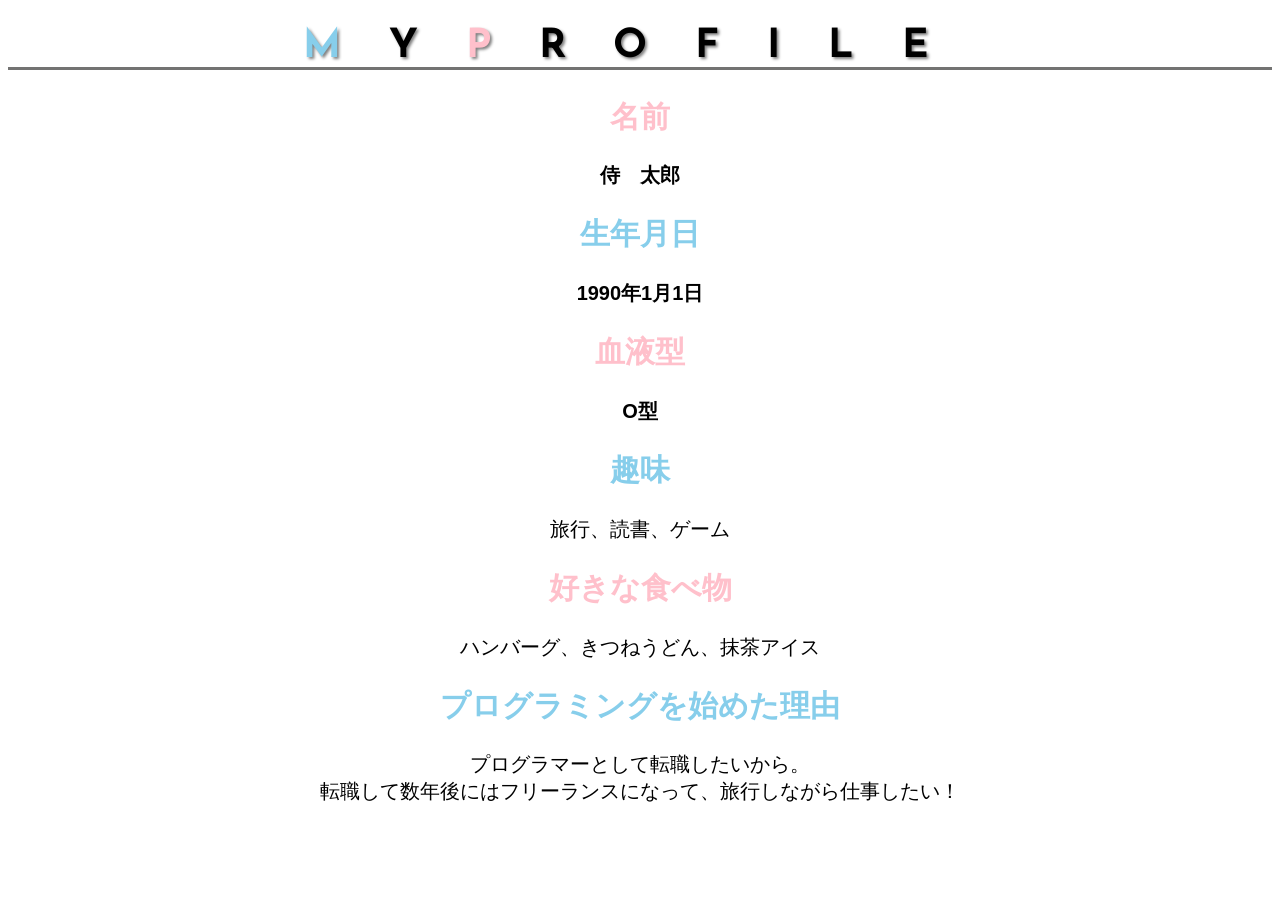
<file: kadai_015/kadai_015.html>
<!DOCTYPE html>
<html>
<head>
  <title>15章課題</title>
  <meta charset="UTF-8">
  <meta name="description" content="このページは15章の課題です。">
  <link rel="stylesheet" href="style.css">
  <link rel="preconnect" href="https://fonts.googleapis.com">
  <link rel="preconnect" href="https://fonts.gstatic.com" crossorigin>
  <link href="https://fonts.googleapis.com/css2?family=Josefin+Sans&display=swap" rel="stylesheet">
</head>
<body>
  <h1><span class="blue">M</span>Y<span class="pink">P</span>ROFILE</h1>
  <div id="basic">
    <h2 class="pink">名前</h2>
    <p>侍　太郎</p>
    <h2 class="blue">生年月日</h2>
    <p>1990年1月1日</p>
    <h2 class="pink">血液型</h2>
    <p>O型</p>
  </div>
  <h2 class="blue">趣味</h2>
  <p>旅行、読書、ゲーム</p>
  <h2 class="pink">好きな食べ物</h2>
  <p>ハンバーグ、きつねうどん、抹茶アイス</p>
  <h2 class="blue">プログラミングを始めた理由</h2>
  <p>プログラマーとして転職したいから。<br>転職して数年後にはフリーランスになって、旅行しながら仕事したい！</p>
</body>
</html>
</file>
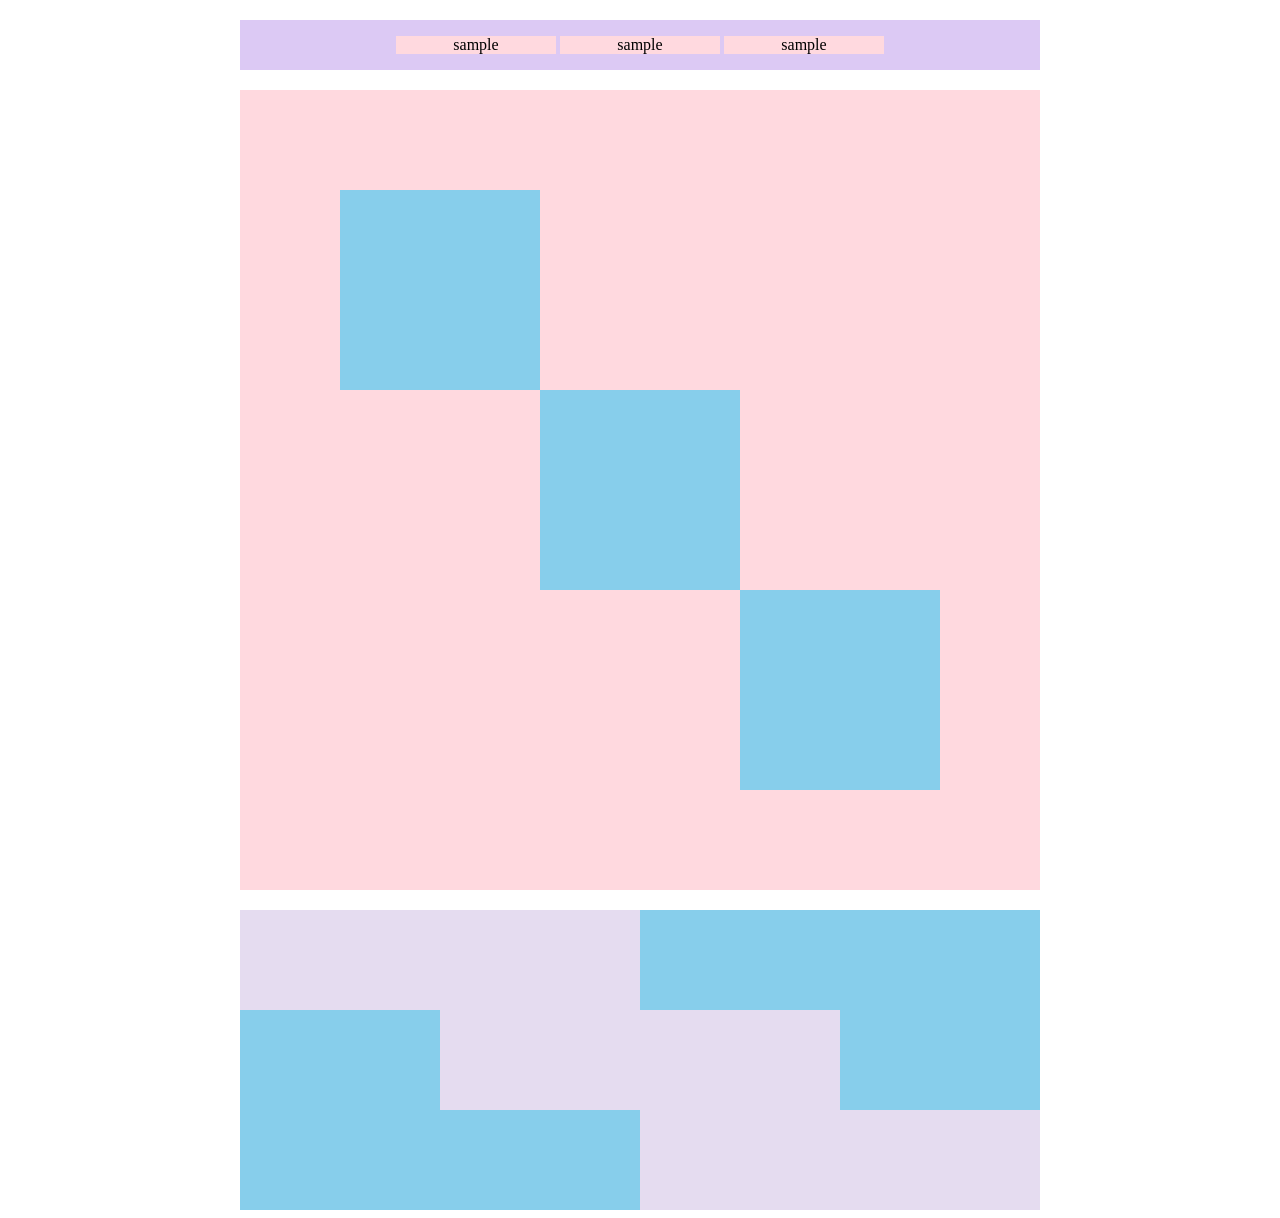
<file: kadai_018/kadai_018.html>
<!DOCTYPE html>
<html>
<head>
  <meta charset="UTF-8">
  <link rel="stylesheet" href="style.css">
  <meta name="description" content="このページは18章の課題です。">
  <title>18章課題</title>
</head>
<body>
  <div id="top">
    <p class="top-child">sample</p>
    <p class="top-child">sample</p>
    <p class="top-child">sample</p>
  </div>
  <div id="middle">
    <div id="middle-child01"></div>
    <div id="middle-child02"></div>
    <div id="middle-child03"></div>
  </div>
  <div id="bottom">
    <div id="bottom-child01"></div>
    <div id="bottom-child02"></div>
    <div id="bottom-child03"></div>
  </div>
</body>
</html>
</file>
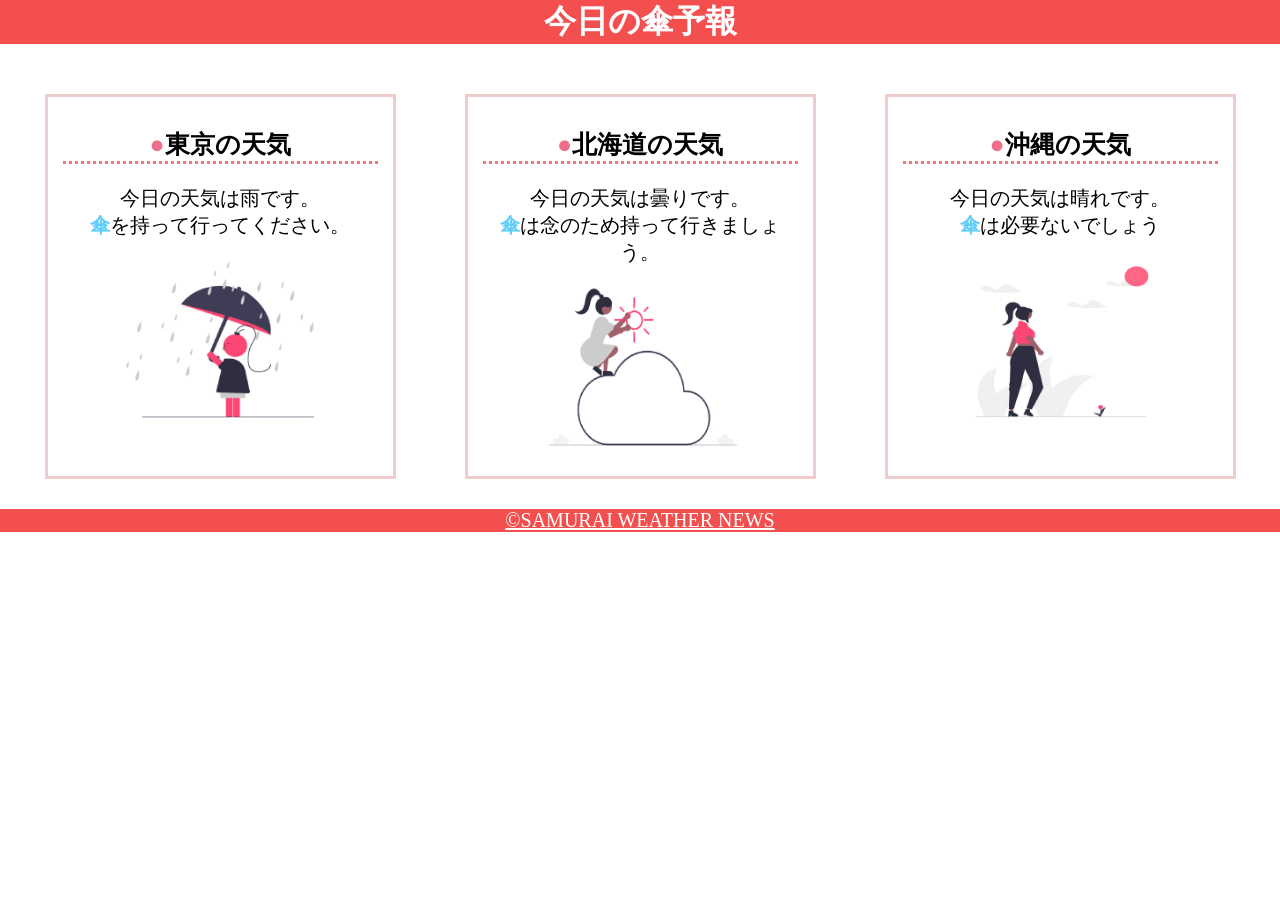
<file: kadai_022/kadai_022.html>
<!DOCTYPE html>
<html>
    <head>
        <meta charset="UTF-8">
        <meta name="viewport" content="width=device-width, initial-scale=1.0">
        <link rel="stylesheet" href="style.css">
        <meta name="description" content="このページは22章の課題です。">
        <title>22章課題</title>
    </head>
    <body>
       
        <header>
            <h1>今日の傘予報</h1>
        </header>
 
        <main>

            <div id="parent">
                <div class="contents">
                    <h2>東京の天気</h2>
                    <p>今日の天気は雨です。</p>
                    <p>傘を持って行ってください。</p>
                    <img src="images/rainy.png" alt="雨">
                </div>
 
                <div class="contents">
                    <h2>北海道の天気</h2>
                    <p>今日の天気は曇りです。</p>
                    <p>傘は念のため持って行きましょう。</p>
                    <img src="images/cloudy.png" alt="曇り">
                </div>
 
                <div class="contents">
                    <h2>沖縄の天気</h2>
                    <p>今日の天気は晴れです。</p>
                    <p>傘は必要ないでしょう</p>
                    <img src="images/sunny.png" alt="晴れ">
                </div>

            </div>
 
        </main>
 
        <footer>
            <a href="https://www.sejuku.net/corp/">&copy;SAMURAI WEATHER NEWS</a>
         </footer>
 
    </body>
</html>
</file>
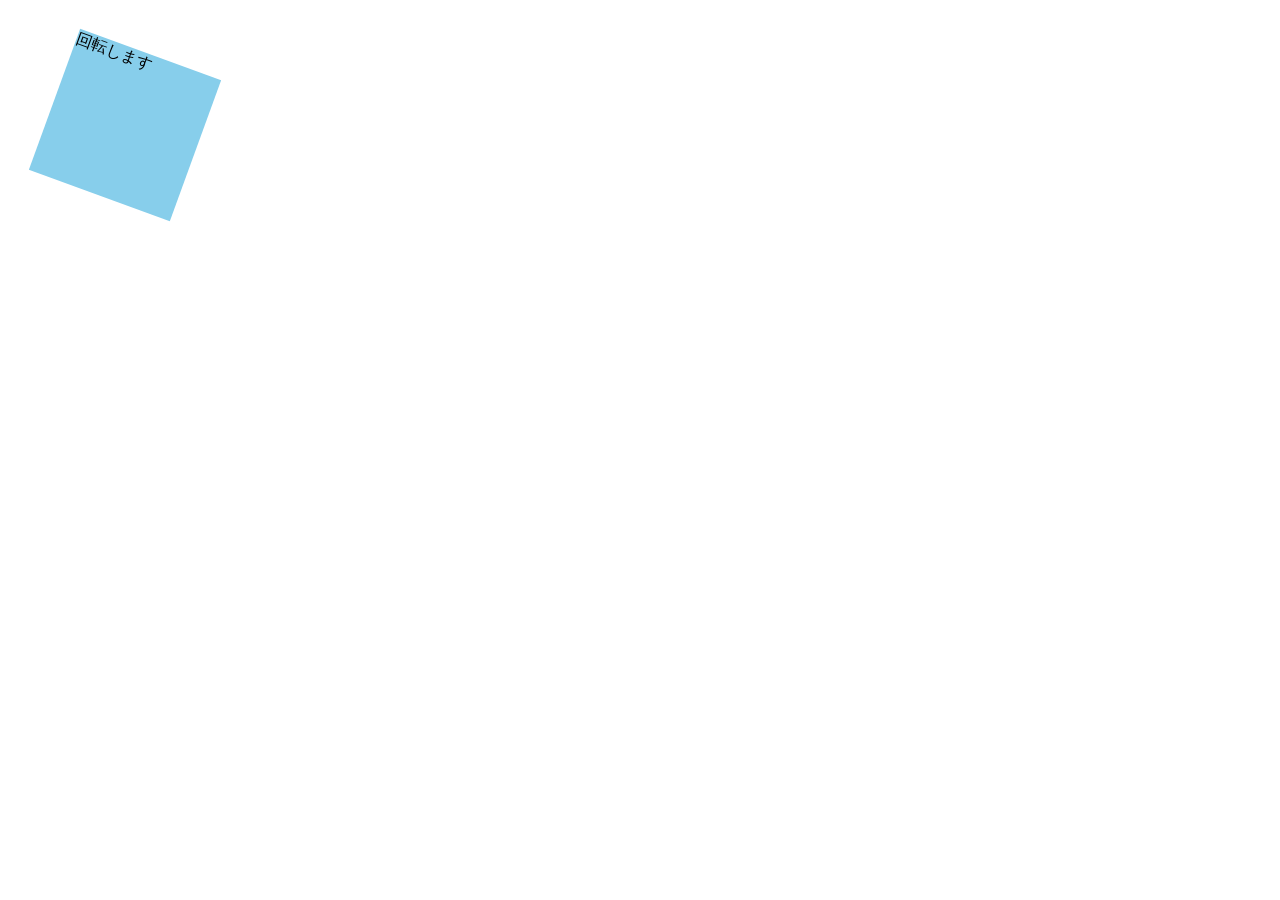
<file: kadai_mdn_css/mdn.html>
<!DOCTYPE html>
<html>

<head>
    <style>
        div {
            position: absolute;
            left: 50px;
            top: 50px;
            width: 150px;
            height: 150px;
            background-color: skyblue;
            transform: rotate(20deg);
        }
    </style>
</head>

<body>
    <div>
        回転します
    </div>

</body>

</html>
</file>
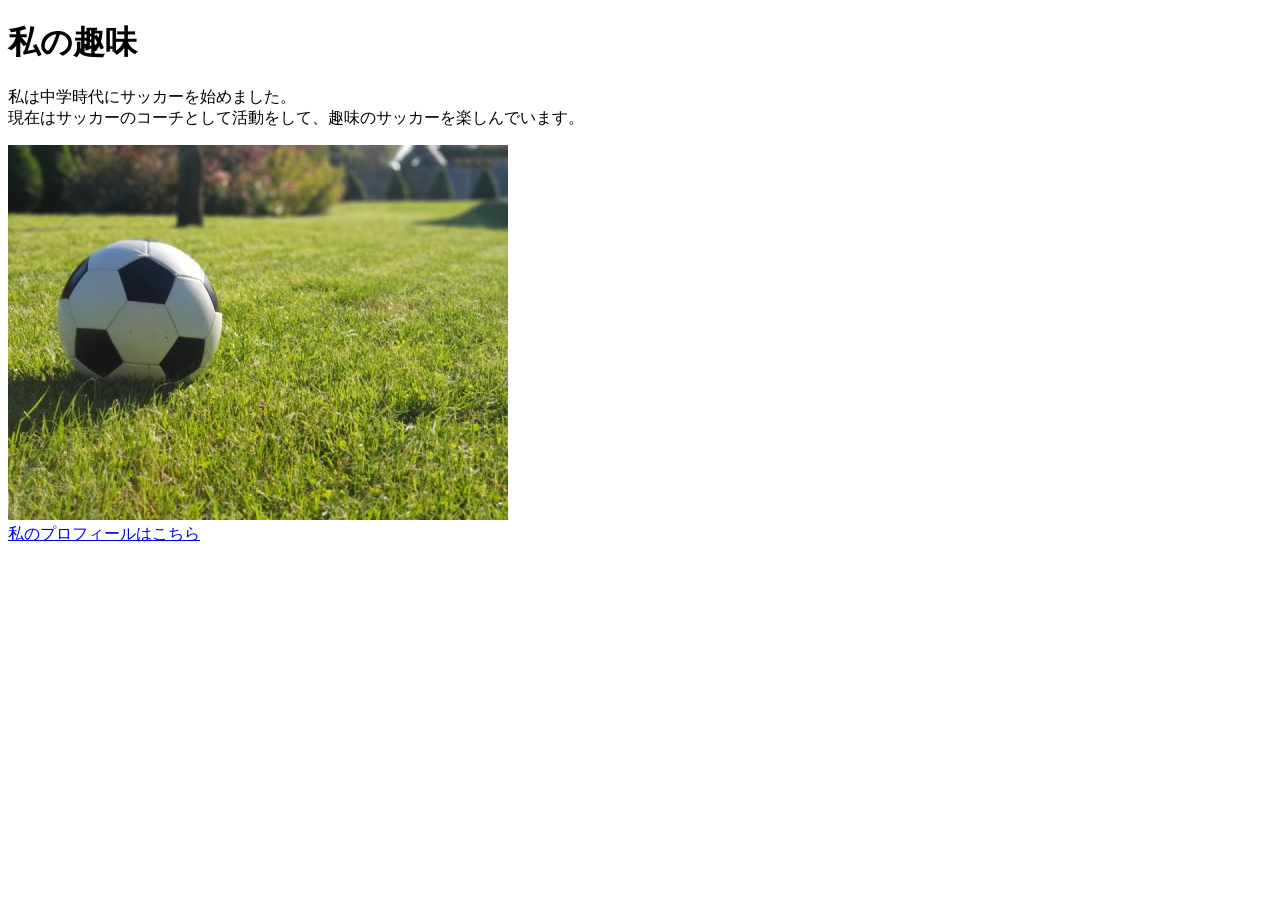
<file: kadai_005/html/kadai_005.html>
<!DOCTYPE html>
<html>
    <head>
        <title>5章課題</title>
    <meta name="description" content="このページは5章の課題です。">
    <meta charset="UTF-8">
    </head>
    <body>
    <h1>私の趣味</h1>
    <p>私は中学時代にサッカーを始めました。<br>
        現在はサッカーのコーチとして活動をして、趣味のサッカーを楽しんでいます。
    </p>
        <img src="../images/sample.jpg" alt="サッカーボールの画像"><br>
        <a href="https://x.com/samuraijuku">私のプロフィールはこちら</a>
    </body>
</html>
</file>
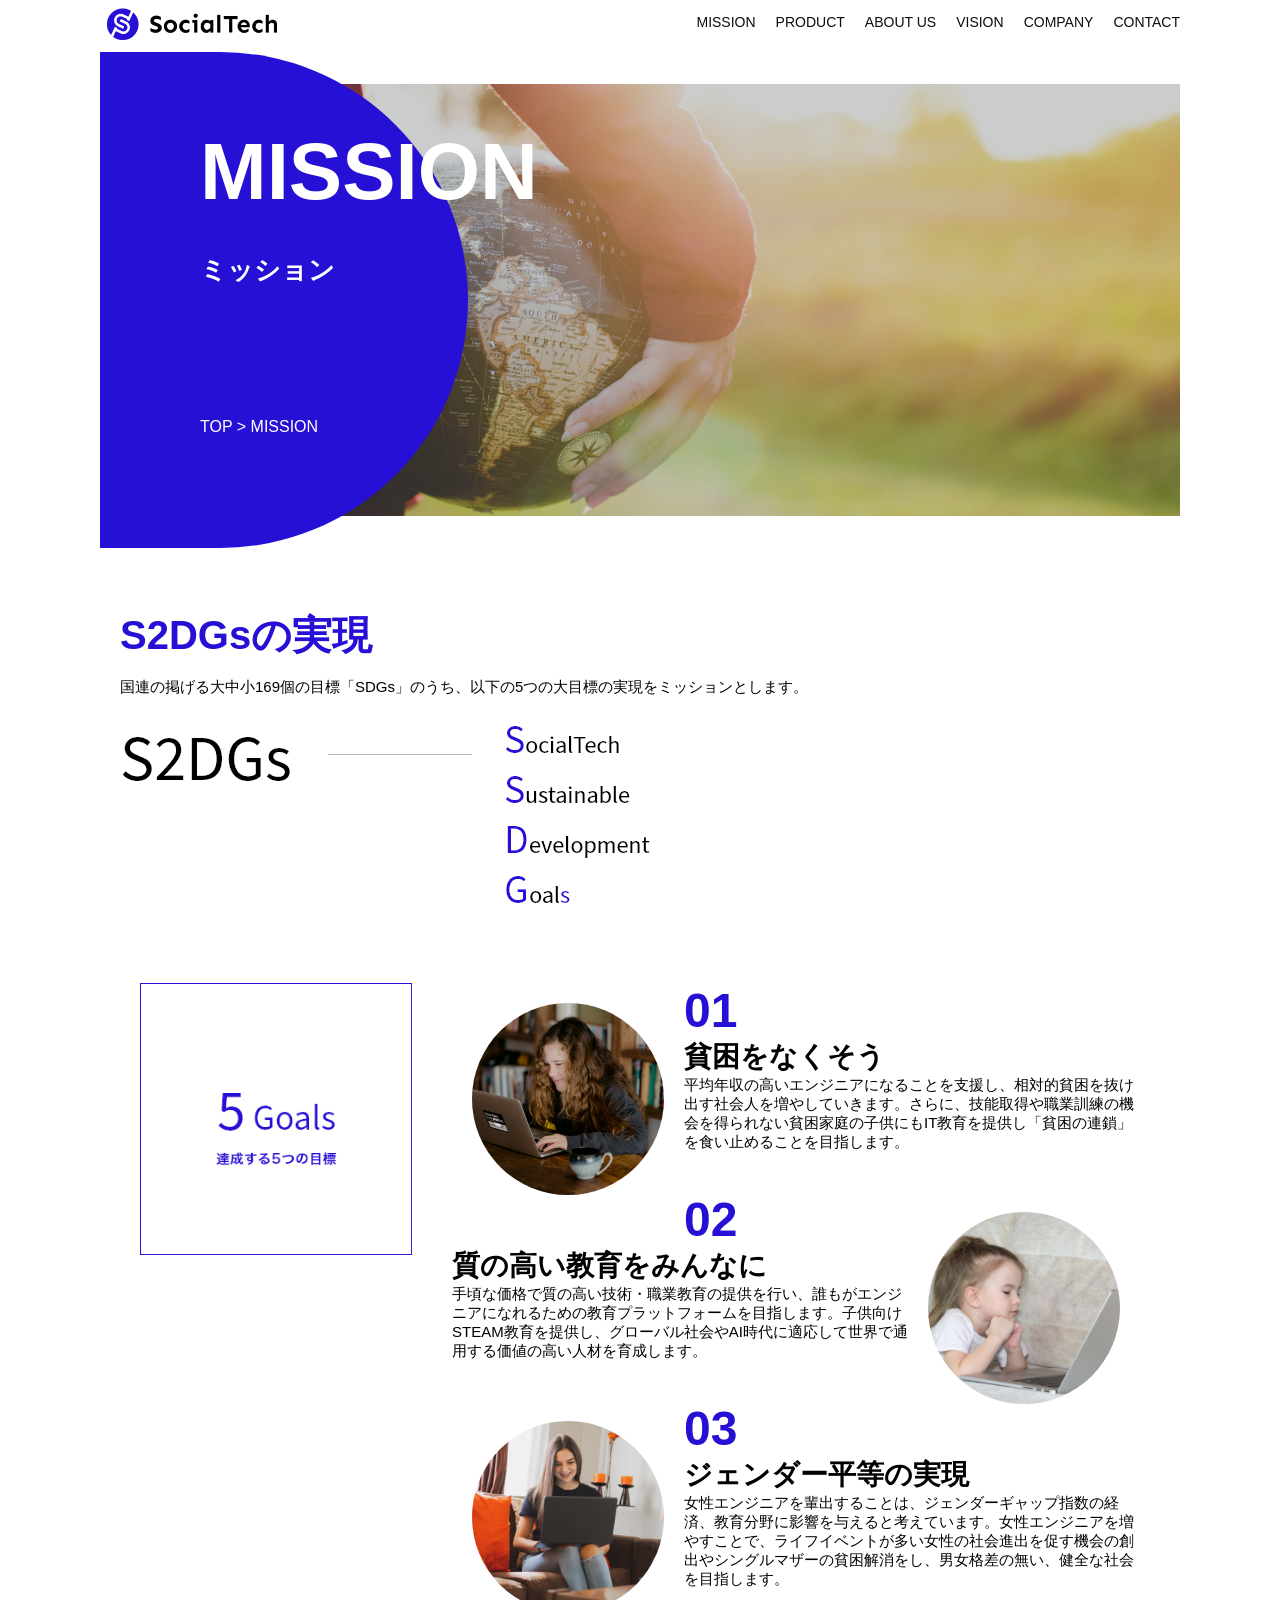
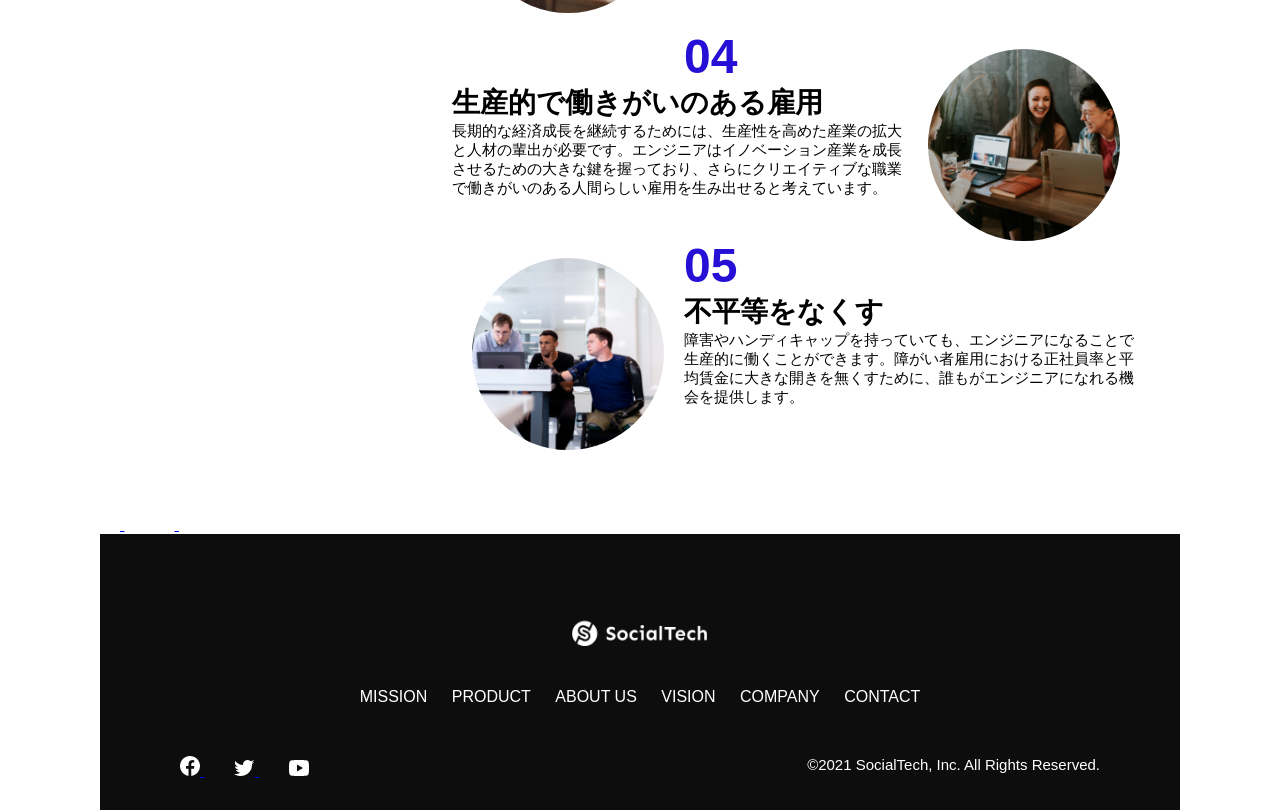
<file: kadai_tutorial_output/socialtech/mission.html>
<!DOCTYPE html>
<html>
<head>
  <title>SocialTech - MISSION ミッション</title>
  <meta charset="UTF-8">
  <meta name="description" content="SocialTechが目指す5つの目標（S2DGs）を紹介します">
  <meta name="viewport" content="width=device-width, initial-scale=1.0">
  <link rel="stylesheet" href="style.css">
</head>
<body>
 <!-- ヘッダー -->
  <header>
    <!-- ロゴ -->
    <a href="index.html" id="logo"><img src="images/logo.png" alt="トップページに戻る"></a>

     <!-- PC用ナビゲーション -->
    <nav id="nav-pc">
       <ul>
        <li><a href="mission.html">MISSION</a></li>
        <li><a href="product.html">PRODUCT</a></li>
        <li><a href="index.html#aboutus">ABOUT US</a></li>
        <li><a href="index.html#vision">VISION</a></li>
        <li><a href="index.html#company">COMPANY</a></li>
        <li><a href="index.html#contact">CONTACT</a></li>
       </ul>
   </nav>
    <!-- スマホ用メニューボタン -->
       <button id="menu-sp" onclick="document.getElementById('nav-sp').style.display = 'block'">
         <img src="images/button-menu.png" alt="ナビゲーションを開く">
       </button>

    <!-- スマホ用ナビゲーション -->
       <div id="nav-sp">
         <button id="close" onclick="document.getElementById('nav-sp').style.display = 'none'">
           <img src="images/button-close.png" alt="ナビゲーションを閉じる">
         </button>

         <nav>
           <ul>
             <li>
               <a id="logo-sp" href="index.html" onclick="document.getElementById('nav-sp').style.display = 'none'"><img src="images/logo-sp.png" alt="トップページに戻る"></a>
             </li>
             <li><a class="menu" href="mission.html" onclick="document.getElementById('nav-sp').style.display = 'none'">MISSION</a></li>
             <li><a class="menu" href="product.html" onclick="document.getElementById('nav-sp').style.display = 'none'">PRODUCT</a></li>
             <li><a class="menu" href="index.html#aboutus" onclick="document.getElementById('nav-sp').style.display = 'none'">ABOUT US</a></li>
             <li><a class="menu" href="index.html#vision" onclick="document.getElementById('nav-sp').style.display = 'none'">VISION</a></li>
             <li><a class="menu" href="index.html#company" onclick="document.getElementById('nav-sp').style.display = 'none'">COMPANY</a></li>
             <li><a class="menu" href="index.html#contact" onclick="document.getElementById('nav-sp').style.display = 'none'">CONTACT</a></li>
           </ul>
         </nav>
         <div id="sns">
           <a href="https://www.facebook.com/sejuku2013">
             <img src="images/button-facebook.png" alt="Facebookのリンク">
           </a>
           <a href="https://twitter.com/samuraijuku">
             <img src="images/button-twitter.png" alt="Twitterのリンク">
           </a>
           <a href="https://www.youtube.com/channel/UCCFOQO5aDK0xXam4cUQXT8g">
             <img src="images/button-youtube.png" alt="YouTubeのリンク">
           </a>
         </div>
       </div>
  </header>

   <main>
    <article>
          <!-- MISSIONのメインビジュアル -->
      <section id="mission-main">
            <div class="mission-main-inner">
            <div id="mission-title">
            <h1>MISSION<br><span>ミッション</span></h1>
            <p>TOP > MISSION</p>
            </div>
            </div>
      </section>

       <!-- S2DGsの紹介 -->
      <section id="mission-s2dgs">
        <h2 class="mission-h2">S2DGsの実現</h2>
        <p>国連の掲げる大中小169個の目標「SDGs」のうち、以下の5つの大目標の実現をミッションとします。</p>
        <img src="images/mission/mission-s2dgs.png"alt="S2DGs">
      </section>

       <!-- 5つの目標 -->
      <section id="mission-five-goals">
           <div class="five-goals-image">
             <img src="images/mission/mission-5goals.png" alt="5Goals">
           </div>
       <div class="five-goals-read">
             <div>
               <img class="fivegoals-image-left" src="images/mission/mission-5goals01.png" alt="PCを操作する女の子">
               <span class="fivegoals-number">01</span>
               <h3 class="fivegoals-h3">貧困をなくそう</h3>
               <p class="fivegoals-p">平均年収の高いエンジニアになることを支援し、相対的貧困を抜け出す社会人を増やしていきます。さらに、技能取得や職業訓練の機会を得られない貧困家庭の子供にもIT教育を提供し「貧困の連鎖」を食い止めることを目指します。</p>
             </div>
             <div>
               <img class="fivegoals-image-right" src="images/mission/mission-5goals02.png" alt="PCを見つめる小さい女の子">
               <span class="fivegoals-number">02</span>
               <h3 class="fivegoals-h3">質の高い教育をみんなに</h3>
               <p class="fivegoals-p">手頃な価格で質の高い技術・職業教育の提供を行い、誰もがエンジニアになれるための教育プラットフォームを目指します。子供向けSTEAM教育を提供し、グローバル社会やAI時代に適応して世界で通用する価値の高い人材を育成します。</p>
             </div>
             <div>
               <img class="fivegoals-image-left" src="images/mission/mission-5goals03.png" alt="PCを操作する女性">
               <span class="fivegoals-number">03</span>
               <h3 class="fivegoals-h3">ジェンダー平等の実現</h3>
               <p class="fivegoals-p">女性エンジニアを輩出することは、ジェンダーギャップ指数の経済、教育分野に影響を与えると考えています。女性エンジニアを増やすことで、ライフイベントが多い女性の社会進出を促す機会の創出やシングルマザーの貧困解消をし、男女格差の無い、健全な社会を目指します。</p>
             </div>
             <div>
               <img class="fivegoals-image-right" src="images/mission/mission-5goals04.png" alt="笑顔で話し合う3人の男女">
               <span class="fivegoals-number">04</span>
               <h3 class="fivegoals-h3">生産的で働きがいのある雇用</h3>
               <p class="fivegoals-p">長期的な経済成長を継続するためには、生産性を高めた産業の拡大と人材の輩出が必要です。エンジニアはイノベーション産業を成長させるための大きな鍵を握っており、さらにクリエイティブな職業で働きがいのある人間らしい雇用を生み出せると考えています。</p>
             </div>
             <div>
               <img class="fivegoals-image-left" src="images/mission/mission-5goals05.png" alt="障害を持つ男性が生き生きと働く様子">
               <span class="fivegoals-number">05</span>
               <h3 class="fivegoals-h3">不平等をなくす</h3>
               <p class="fivegoals-p">障害やハンディキャップを持っていても、エンジニアになることで生産的に働くことができます。障がい者雇用における正社員率と平均賃金に大きな開きを無くすために、誰もがエンジニアになれる機会を提供します。</p>
             </div>
           </div>
         </section>
          
    </article>
  </main>
      <!-- SNSと著作権表示 -->
      <div id="sns-footer">
        <div>
          <a href="https://www.facebook.com/sejuku2013">
            <img src="images/button-facebook.png" alt="Facebook">
          </a>
          <a href="https://twitter.com/samuraijuku">
            <img src="images/button-twitter.png" alt="Twitter">
          </a>
          <a href="https://www.youtube.com/channel/UCCFOQO5aDK0xXam4cUQXT8g">
            <img src="images/button-youtube.png" alt="YouTube">
          </a>
        </div>
        <p id="copyright">
          &copy;2021 SocialTech, Inc. All Rights Reserved.
        </p>
      </div>
   <footer>
      <div id="footer-logo">
        <img src="images/logo-sp.png" alt="SocialTech">
      </div>
       <div id="footer-link">
        <a href="mission.html">MISSION</a>
        <a href="product.html">PRODUCT</a>
        <a href="index.html#aboutus">ABOUT US</a>
        <a href="index.html#vision">VISION</a>
        <a href="index.html#company">COMPANY</a>
        <a href="index.html#contact">CONTACT</a>
      </div>
            <div id="sns-footer">
        <div>
          <a href="https://www.facebook.com/">
            <img src="images/button-facebook.png" alt="Facebook">
          </a>
          <a href="https://twitter.com/">
            <img src="images/button-twitter.png" alt="Twitter">
          </a>
          <a href="https://www.youtube.com/">
            <img src="images/button-youtube.png" alt="YouTube">
          </a>
        </div>
        <p id="copyright">
          &copy;2021 SocialTech, Inc. All Rights Reserved.
        </p>
      </div>
    </footer>

</body>
</html>
</file>
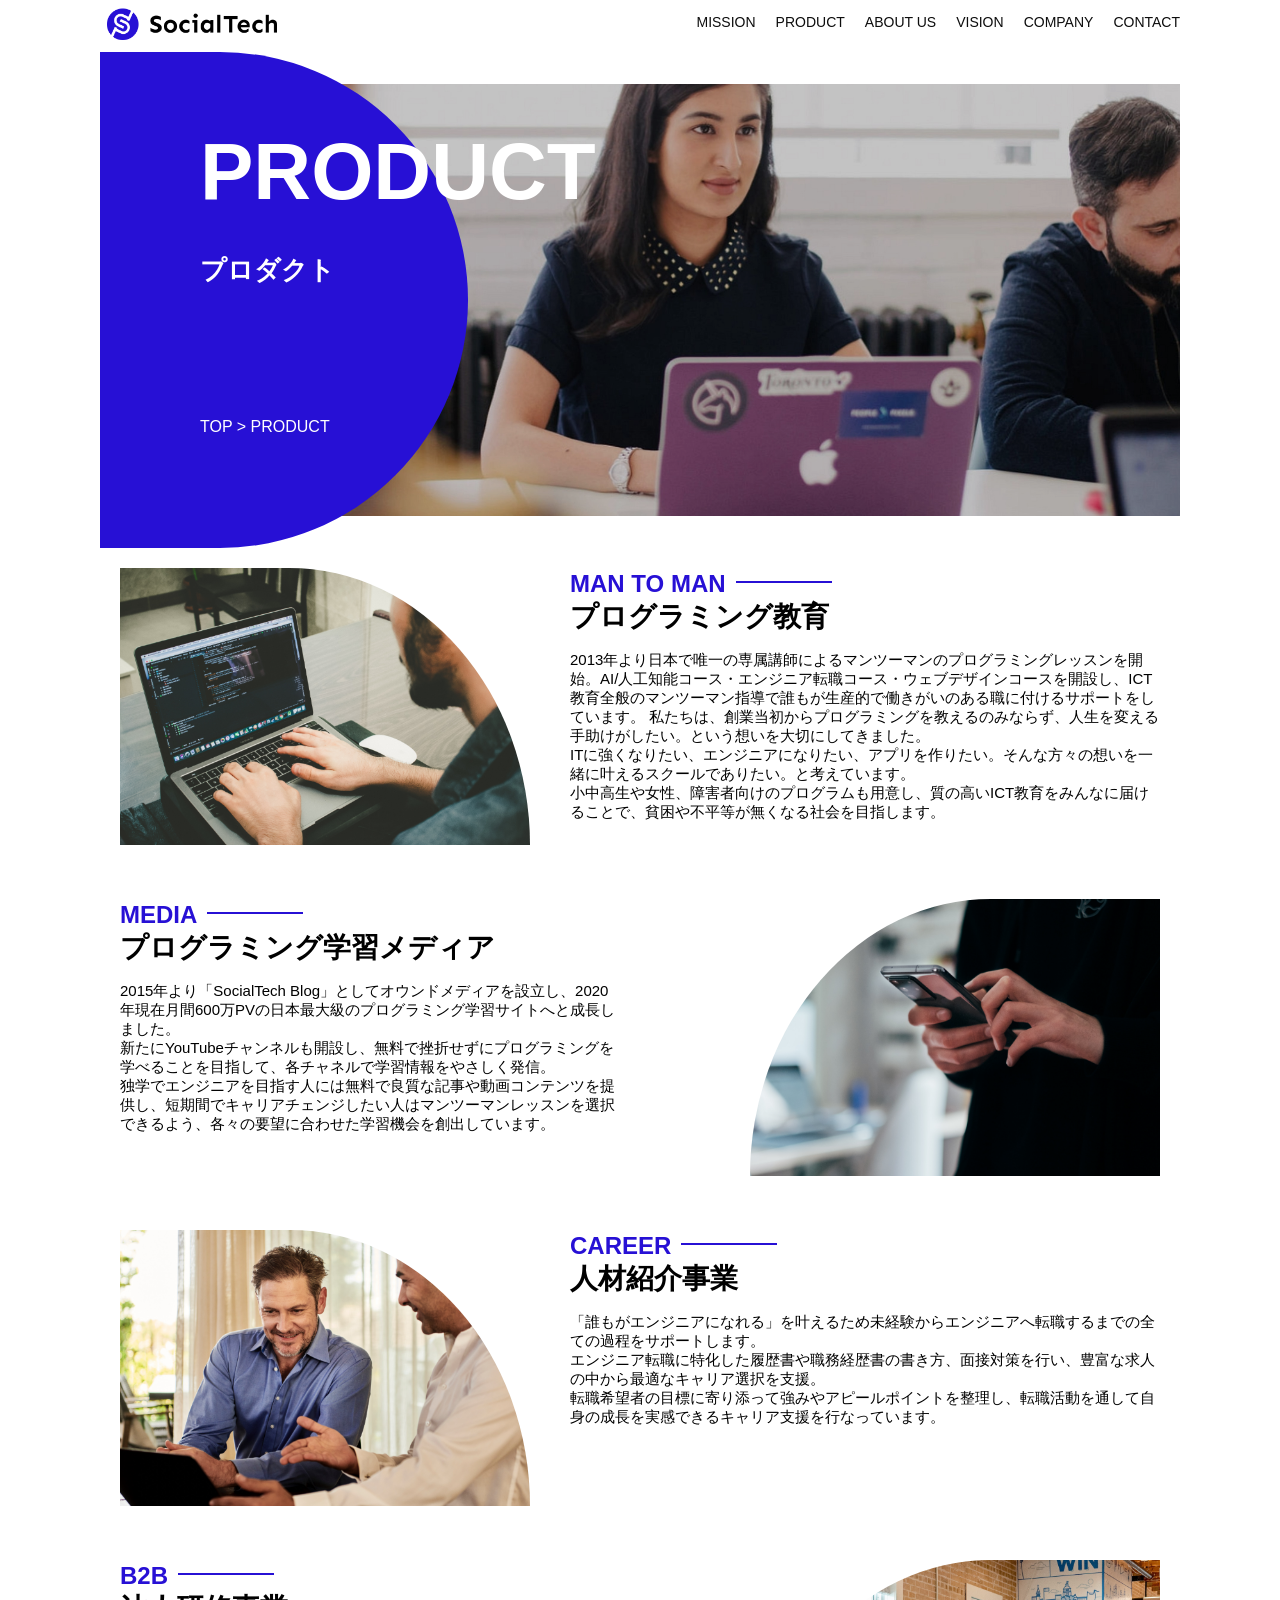
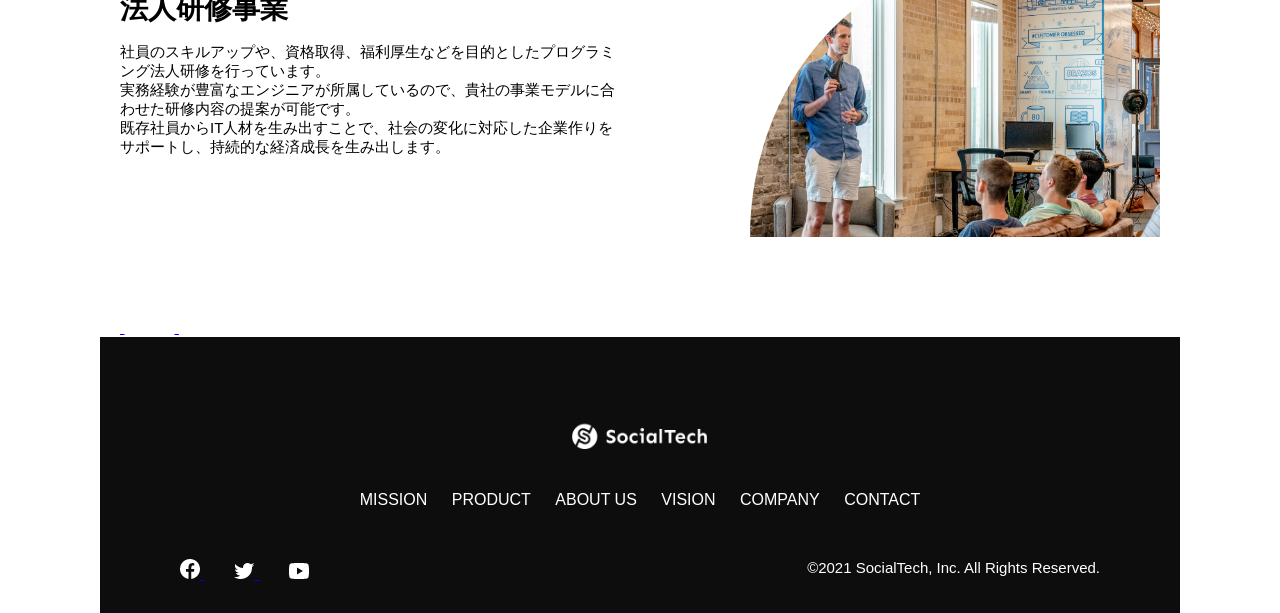
<file: kadai_tutorial_output/socialtech/product.html>
<!DOCTYPE html>
<html>
<head>
  <title>SocialTech - PRODUCT プロダクト</title>
  <meta charset="UTF-8">
  <meta name="description" content="SocialTechの4つのプロダクトを紹介します">
  <meta name="viewport" content="width=device-width, initial-scale=1.0">
  <link rel="stylesheet" href="style.css">
</head>
<body>
 <!-- ヘッダー -->
  <header>
    <!-- ロゴ -->
    <a href="index.html" id="logo"><img src="images/logo.png" alt="トップページに戻る"></a>

     <!-- PC用ナビゲーション -->
    <nav id="nav-pc">
       <ul>
        <li><a href="mission.html">MISSION</a></li>
        <li><a href="product.html">PRODUCT</a></li>
        <li><a href="index.html#aboutus">ABOUT US</a></li>
        <li><a href="index.html#vision">VISION</a></li>
        <li><a href="index.html#company">COMPANY</a></li>
        <li><a href="index.html#contact">CONTACT</a></li>
       </ul>
   </nav>
    <!-- スマホ用メニューボタン -->
       <button id="menu-sp" onclick="document.getElementById('nav-sp').style.display = 'block'">
         <img src="images/button-menu.png" alt="ナビゲーションを開く">
       </button>

    <!-- スマホ用ナビゲーション -->
       <div id="nav-sp">
         <button id="close" onclick="document.getElementById('nav-sp').style.display = 'none'">
           <img src="images/button-close.png" alt="ナビゲーションを閉じる">
         </button>

         <nav>
           <ul>
             <li>
               <a id="logo-sp" href="index.html" onclick="document.getElementById('nav-sp').style.display = 'none'"><img src="images/logo-sp.png" alt="トップページに戻る"></a>
             </li>
             <li><a class="menu" href="mission.html" onclick="document.getElementById('nav-sp').style.display = 'none'">MISSION</a></li>
             <li><a class="menu" href="product.html" onclick="document.getElementById('nav-sp').style.display = 'none'">PRODUCT</a></li>
             <li><a class="menu" href="index.html#aboutus" onclick="document.getElementById('nav-sp').style.display = 'none'">ABOUT US</a></li>
             <li><a class="menu" href="index.html#vision" onclick="document.getElementById('nav-sp').style.display = 'none'">VISION</a></li>
             <li><a class="menu" href="index.html#company" onclick="document.getElementById('nav-sp').style.display = 'none'">COMPANY</a></li>
             <li><a class="menu" href="index.html#contact" onclick="document.getElementById('nav-sp').style.display = 'none'">CONTACT</a></li>
           </ul>
         </nav>
         <div id="sns">
           <a href="https://www.facebook.com/sejuku2013">
             <img src="images/button-facebook.png" alt="Facebookのリンク">
           </a>
           <a href="https://twitter.com/samuraijuku">
             <img src="images/button-twitter.png" alt="Twitterのリンク">
           </a>
           <a href="https://www.youtube.com/channel/UCCFOQO5aDK0xXam4cUQXT8g">
             <img src="images/button-youtube.png" alt="YouTubeのリンク">
           </a>
         </div>
       </div>
  </header>

   <main>
    <article>
          <!-- PRODUCのメインビジュアル -->
      <section id="product-main">
            <div class="product-main-inner">
            <div id="product-title">
            <h1>PRODUCT<br><span>プロダクト</span></h1>
            <p>TOP > PRODUCT</p>
            </div>
            </div>
      </section>

        <!-- プログラミング教育 -->
  <section class="product-section product-section-left">
    <div class="product-section-img">
      <img src="images/product/product-mantoman.png" alt="PCでコードを書く男性">
    </div>
    <div class="product-read">
      <h2 class="product-h2">MAN TO MAN</h2>
      <h3 class="product-h3">プログラミング教育</h3>
      <p>
        2013年より日本で唯一の専属講師によるマンツーマンのプログラミングレッスンを開始。AI/人工知能コース・エンジニア転職コース・ウェブデザインコースを開設し、ICT教育全般のマンツーマン指導で誰もが生産的で働きがいのある職に付けるサポートをしています。 私たちは、創業当初からプログラミングを教えるのみならず、人生を変える手助けがしたい。という想いを大切にしてきました。<br>
        ITに強くなりたい、エンジニアになりたい、アプリを作りたい。そんな方々の想いを一緒に叶えるスクールでありたい。と考えています。<br>
        小中高生や女性、障害者向けのプログラムも用意し、質の高いICT教育をみんなに届けることで、貧困や不平等が無くなる社会を目指します。
      </p>
    </div>
  </section>

  <!-- 学習メディア -->
  <section class="product-section product-section-right">
    <div class="product-read">
      <h2 class="product-h2">MEDIA</h2>
      <h3 class="product-h3">プログラミング学習メディア</h3>
      <p>
        2015年より「SocialTech Blog」としてオウンドメディアを設立し、2020年現在月間600万PVの日本最大級のプログラミング学習サイトへと成長しました。<br>
        新たにYouTubeチャンネルも開設し、無料で挫折せずにプログラミングを学べることを目指して、各チャネルで学習情報をやさしく発信。<br>
        独学でエンジニアを目指す人には無料で良質な記事や動画コンテンツを提供し、短期間でキャリアチェンジしたい人はマンツーマンレッスンを選択できるよう、各々の要望に合わせた学習機会を創出しています。
      </p>
    </div>
    <div class="product-section-img">
      <img src="images/product/product-media.png" alt="スマートフォンを操作する人">
    </div>
  </section>

  <!-- 人材紹介 -->
  <section class="product-section product-section-left">
    <div class="product-section-img">
      <img src="images/product/product-career.png" alt="笑顔で話し合う2人の男性">
    </div>
    <div class="product-read">
      <h2 class="product-h2">CAREER</h2>
      <h3 class="product-h3">人材紹介事業</h3>
      <p>
        「誰もがエンジニアになれる」を叶えるため未経験からエンジニアへ転職するまでの全ての過程をサポートします。<br>
        エンジニア転職に特化した履歴書や職務経歴書の書き方、面接対策を行い、豊富な求人の中から最適なキャリア選択を支援。<br>
        転職希望者の目標に寄り添って強みやアピールポイントを整理し、転職活動を通して自身の成長を実感できるキャリア支援を行なっています。
      </p>
    </div>
  </section>

  <!-- 法人研修 -->
  <section class="product-section product-section-right">
    <div class="product-read">
      <h2 class="product-h2">B2B</h2>
      <h3 class="product-h3">法人研修事業</h3>
      <p>
        社員のスキルアップや、資格取得、福利厚生などを目的としたプログラミング法人研修を行っています。<br>
        実務経験が豊富なエンジニアが所属しているので、貴社の事業モデルに合わせた研修内容の提案が可能です。<br>
        既存社員からIT人材を生み出すことで、社会の変化に対応した企業作りをサポートし、持続的な経済成長を生み出します。
      </p>
    </div>
    <div class="product-section-img">
      <img src="images/product/product-b2b.png" alt="講演中の男性とそれを聴く人々">
    </div>
  </section>
　</article>
　</main>

      <!-- SNSと著作権表示 -->
      <div id="sns-footer">
        <div>
          <a href="https://www.facebook.com/sejuku2013">
            <img src="images/button-facebook.png" alt="Facebook">
          </a>
          <a href="https://twitter.com/samuraijuku">
            <img src="images/button-twitter.png" alt="Twitter">
          </a>
          <a href="https://www.youtube.com/channel/UCCFOQO5aDK0xXam4cUQXT8g">
            <img src="images/button-youtube.png" alt="YouTube">
          </a>
        </div>
        <p id="copyright">
          &copy;2021 SocialTech, Inc. All Rights Reserved.
        </p>
      </div>
   <footer>
      <div id="footer-logo">
        <img src="images/logo-sp.png" alt="SocialTech">
      </div>
       <div id="footer-link">
        <a href="mission.html">MISSION</a>
        <a href="product.html">PRODUCT</a>
        <a href="index.html#aboutus">ABOUT US</a>
        <a href="index.html#vision">VISION</a>
        <a href="index.html#company">COMPANY</a>
        <a href="index.html#contact">CONTACT</a>
      </div>
            <div id="sns-footer">
        <div>
          <a href="https://www.facebook.com/">
            <img src="images/button-facebook.png" alt="Facebook">
          </a>
          <a href="https://twitter.com/">
            <img src="images/button-twitter.png" alt="Twitter">
          </a>
          <a href="https://www.youtube.com/">
            <img src="images/button-youtube.png" alt="YouTube">
          </a>
        </div>
        <p id="copyright">
          &copy;2021 SocialTech, Inc. All Rights Reserved.
        </p>
      </div>
    </footer>

</body>
</html>
</file>
<file: html-css-kadai_013/style.css>
/* PC、スマホ共通スタイル */
body {font-family: "Source Sans Pro", "Hiragino Kaku Gothic ProN", Meiryo, Arial, sans-serif;}

p {font-size: 15px;}

#main-visual > img {width: 100%;}

/*================PC用のスタイル=================*/
@media screen and (min-width: 768px) {

  /* ページの横幅と中央配置 */
  body {max-width: 1080px;min-width: 960px;margin: 0 auto;}

  /* ロゴとナビゲーションを横並びにする */
  header {display: flex;justify-content: space-between;}

  #nav-pc {text-align: right;font-size: 14px;padding-top: 15px;}
  #nav-pc > a {text-decoration: none;margin-left: 20px;}
  #nav-pc > a:link {color: #0d0d0d;}
  #nav-pc > a:visited {color: #0d0d0d;}
  #nav-pc > a:hover {color: #0d0d0d;text-decoration: underline;}
  #nav-pc > a:active {color: #0d0d0d;}

  /* PCではスマホ用ボタンとメニューを隠す */
  #menu-sp {display: none;}
  #nav-sp {display: none;}
}

/*================スマホ用のスタイル=================*/
@media screen and (max-width: 767px) {

  body {min-width: 375px;margin: 0;}

  /* スマホではPC用ナビゲーションを隠す */
  #nav-pc {display: none;}

  /* ☰ボタンを右に配置する */
  #menu-sp {float: right;padding: 0;}

  /* 開いたときのメニュー画面 */
  #nav-sp {background-color: #ce933e;position: absolute;left: 0;top: 0;height: 100%;width: 100%;display: none;z-index: 100;}
  #nav-sp ul {padding-left: 0;}
  #nav-sp li {list-style: none;}

  /* ×ボタンを右上に配置する */
  #close {position: absolute;top: 20px;right: 20px;}

  /* メニュー内のロゴの余白 */
  #logo-sp {margin: 80px 0 30px 20px;}
  #nav-sp a {display: block;}
  #nav-sp a:link {color: #ffffff;}
  #nav-sp a:visited {color: #ffffff;}
  #nav-sp a:hover {color: #ffffff;text-decoration: underline;}
  #nav-sp a:active {color: #ffffff;}

  /* 各メニュー項目と右側の矢印 */
  #nav-sp .menu {text-decoration: none;display: block;margin: 0 20px;height: 44px;font-size: 16px;background-image: url("images/arrow.png");
                 background-repeat: no-repeat;background-position: right top;}
}
</file>
<file: kadai_001/style.css>
/* ページの全体設定 */
*{box-sizing: border-box;}

body {
    margin: 0;
    color: #000000;
    background-color: #ffffff;
    font-family: "Noto Sans JP",sans-serif;
    font-size: 18px;}

/* リンクの色と下線 */
a {
    color: #000000;
    text-decoration: none;}

/* 上部のタイトルとメニュー */
nav{
    max-width: 960px;
    margin: 20px auto;
    padding: 0 20px;
    display: flex;
    justify-content: space-between;
    align-items: center;}

/* MyProfileの文字と枠 */
h1{
    margin: 0;
    font-size: 34px;}

h1 a{
    display: block;
    border: 1px solid #000000;
    padding: 0 20px;}

/* About・Worksのリンク */
nav > div{
    display: flex;
    gap: 30px;}

/* メインのカメラ写真 */
#main-visual{
    display: block;
    width: 100%;
    height: auto;}

/* About・Worksの共通設定 */
section {
  max-width: 960px;
  margin: 60px auto;
  padding: 0 20px;}

/* About・Worksの見出し */
h2 {
  margin: 0 0 40px;
  font-size: 34px;
  text-align: center;}

/* 人物写真と自己紹介を横並びにする */
.about-content {
  display: flex;
  justify-content: center;
  align-items: center;
  gap: 40px;}

/* 人物写真を丸くする */
.about-content > img {
  width: 280px;
  height: 280px;
  object-fit: cover;
  border-radius: 50%;}

/* 名前 */
h3 {
  margin: 0 0 16px;
  font-size: 24px;}

/* 自己紹介の箇条書き */
.about-content ul {
  margin: 0;
  padding-left: 24px;}

/* 作品3つを横並びにする */
.works-content {
  display: flex;
  gap: 20px;}

/* 作品1つ分の幅 */
.works-item {
  flex: 1;
  min-width: 0;}

/* 作品写真 */
.works-item img {
  display: block;
  width: 100%;
  height: auto;}

/* 写真の説明 */
.works-item p {
  margin: 10px 0 0;}

/* 一番下の著作権表記 */
footer {
  padding: 20px;
  text-align: center;}
footer p {
  margin: 0;
  font-size: 18px;}


/* スマホ用：画面幅767px以下 */
@media screen and (max-width: 767px) {
  /* タイトルとメニュー */
  nav {
    margin: 20px auto;
    padding: 0 10px;
    gap: 15px;}

  h1 {
    flex-shrink: 0;
    font-size: 34px;}
  h1 a {padding: 0 10px;}

  nav > div {
    display: flex;
    gap: 15px;}
  nav > div a {
    font-size: 34px;
    font-weight: bold;}

  /* カメラ写真 */
  #main-visual {
    display: block;
    width: 100%;
    height: auto;}

  /* About・Worksの余白 */
  section {
    margin: 40px auto;
    padding: 0 20px;}

  /* 見出し */
  h2 {
    margin: 0 0 40px;
    font-size: 34px;
    text-align: center;}

  /* 人物写真と自己紹介を縦並び */
  .about-content {
    flex-direction: column;
    align-items: center;
    gap: 20px;}

  /* 人物写真 */
  .about-content > img {
    width: 280px;
    max-width: 100%;
    height: auto;
    aspect-ratio: 1;
    object-fit: cover;
    border-radius: 50%;}

  /* 自己紹介の幅 */
  .about-content > div {
    width: 280px;
    max-width: 100%;}

  /* 名前 */
  h3 {
    margin: 0 0 16px;
    font-size: 24px;}

  /* 自己紹介 */
  .about-content ul {
    margin: 0;
    padding-left: 24px;
    font-size: 18px;}

  /* 作品を縦並び */
  .works-content {
    flex-direction: column;
    gap: 40px;}
  .works-item {width: 100%;}

  /* 作品写真 */
  .works-item img {
    display: block;
    width: 100%;
    height: auto;}

  /* 作品の説明 */
  .works-item p {
    margin: 10px 0 0;
    font-size: 18px;
    text-align: center;}

  /* 著作権表記 */
  footer {
    padding: 20px 10px;
    text-align: center;}

  footer p {
    margin: 0;
    font-size: 18px;}
}

/* スマホのヘッダーを調整 */
@media screen and (max-width: 767px) {
  nav {
    width: 100%;
    padding: 0 15px;
    gap: 10px;
    justify-content: space-between;}

  h1 {font-size: 24px;}
  h1 a {padding: 0 10px;}

  nav > div {gap: 12px;}

  nav > div a {
    font-size: 20px;
    white-space: nowrap;}
}
</file>
<file: 模写コーディング/style.css>
/* ページの全体設定 */
*{box-sizing: border-box;}

body {
    margin: 0;
    color: #000000;
    background-color: #ffffff;
    font-family: "Noto Sans JP",sans-serif;
    font-size: 18px;}

/* リンクの色と下線 */
a {
    color: #000000;
    text-decoration: none;}

/* 上部のタイトルとメニュー */
nav{
    max-width: 960px;
    margin: 20px auto;
    padding: 0 20px;
    display: flex;
    justify-content: space-between;
    align-items: center;}

/* MyProfileの文字と枠 */
h1{
    margin: 0;
    font-size: 34px;}

h1 a{
    display: block;
    border: 1px solid #000000;
    padding: 0 20px;}

/* About・Worksのリンク */
nav > div{
    display: flex;
    gap: 30px;}

/* メインのカメラ写真 */
#main-visual{
    display: block;
    width: 100%;
    height: auto;}

/* About・Worksの共通設定 */
section {
  max-width: 960px;
  margin: 60px auto;
  padding: 0 20px;}

/* About・Worksの見出し */
h2 {
  margin: 0 0 40px;
  font-size: 34px;
  text-align: center;}

/* 人物写真と自己紹介を横並びにする */
.about-content {
  display: flex;
  justify-content: center;
  align-items: center;
  gap: 40px;}

/* 人物写真を丸くする */
.about-content > img {
  width: 280px;
  height: 280px;
  object-fit: cover;
  border-radius: 50%;}

/* 名前 */
h3 {
  margin: 0 0 16px;
  font-size: 24px;}

/* 自己紹介の箇条書き */
.about-content ul {
  margin: 0;
  padding-left: 24px;}

/* 作品3つを横並びにする */
.works-content {
  display: flex;
  gap: 20px;}

/* 作品1つ分の幅 */
.works-item {
  flex: 1;
  min-width: 0;}

/* 作品写真 */
.works-item img {
  display: block;
  width: 100%;
  height: auto;}

/* 写真の説明 */
.works-item p {
  margin: 10px 0 0;}

/* 一番下の著作権表記 */
footer {
  padding: 20px;
  text-align: center;}
footer p {
  margin: 0;
  font-size: 18px;}


/* スマホ用：画面幅767px以下 */
@media screen and (max-width: 767px) {
  /* タイトルとメニュー */
  nav {
    margin: 20px auto;
    padding: 0 10px;
    gap: 15px;}

  h1 {
    flex-shrink: 0;
    font-size: 34px;}
  h1 a {padding: 0 10px;}

  nav > div {
    display: flex;
    gap: 15px;}
  nav > div a {
    font-size: 34px;
    font-weight: bold;}

  /* カメラ写真 */
  #main-visual {
    display: block;
    width: 100%;
    height: auto;}

  /* About・Worksの余白 */
  section {
    margin: 40px auto;
    padding: 0 20px;}

  /* 見出し */
  h2 {
    margin: 0 0 40px;
    font-size: 34px;
    text-align: center;}

  /* 人物写真と自己紹介を縦並び */
  .about-content {
    flex-direction: column;
    align-items: center;
    gap: 20px;}

  /* 人物写真 */
  .about-content > img {
    width: 280px;
    max-width: 100%;
    height: auto;
    aspect-ratio: 1;
    object-fit: cover;
    border-radius: 50%;}

  /* 自己紹介の幅 */
  .about-content > div {
    width: 280px;
    max-width: 100%;}

  /* 名前 */
  h3 {
    margin: 0 0 16px;
    font-size: 24px;}

  /* 自己紹介 */
  .about-content ul {
    margin: 0;
    padding-left: 24px;
    font-size: 18px;}

  /* 作品を縦並び */
  .works-content {
    flex-direction: column;
    gap: 40px;}
  .works-item {width: 100%;}

  /* 作品写真 */
  .works-item img {
    display: block;
    width: 100%;
    height: auto;}

  /* 作品の説明 */
  .works-item p {
    margin: 10px 0 0;
    font-size: 18px;
    text-align: center;}

  /* 著作権表記 */
  footer {
    padding: 20px 10px;
    text-align: center;}

  footer p {
    margin: 0;
    font-size: 18px;}
}

/* スマホのヘッダーを調整 */
@media screen and (max-width: 767px) {
  nav {
    width: 100%;
    padding: 0 15px;
    gap: 10px;
    justify-content: space-between;}

  h1 {font-size: 24px;}
  h1 a {padding: 0 10px;}

  nav > div {gap: 12px;}

  nav > div a {
    font-size: 20px;
    white-space: nowrap;}
}
</file>
<file: kadai_tutorial_output/socialtech/style.css>
/* PC、スマホ共通スタイル */
* {box-sizing: border-box;}

p {font-size: 15px;}

body {font-family: "Source Sans Pro", "Hiragino Kaku Gothic ProN", Meiryo, Arial, sans-serif;}

/* PC、スマホ共通スタイル */
body {max-width: 1080px;margin: 0 auto 0 auto;font-family: "Source Sans Pro", "Hiragino Kaku Gothic ProN", Meiryo, Arial, sans-serif;}

 /* ヘッダー */
 header {display: flex;justify-content: space-between;}

  /* ナビゲーションのレイアウト */
 #nav-pc {font-size: 14px;}
 #nav-pc ul {display: flex;padding-left: 0;}
 #nav-pc li {list-style: none;}

 /* ナビゲーションのリンクの装飾設定 */
 #nav-pc a {text-decoration: none;margin-left: 20px;color: #0d0d0d;}
 #nav-pc a:hover {text-decoration: underline;}

  /* メインビジュアル*/
 #main-visual {position: relative;height: 400px;}
 #main-message {position: absolute;top: 0;left: 0;background-color: #2710d5;color: #ffffff;
                border-radius: 0 0 476px 0;max-width: 620px;height: 100%;width: 100%;z-index: 11;}
 #main-message > h1 {font-size: 60px;margin: 100px 0 0 50px;}
 #main-message > p {font-size: 28px;margin: 0 0 0 50px;}
 #main-visual > img {max-width: 620px;border-radius: 476px 0 0 0;position: absolute;top: 0;right: 0;z-index: 10;}

 /* 見出し */
 h2 {margin: 40px 0 0 0;}
 h2::after {content: url("images/line.png");margin-left: 10px;} 
 h3 {font-size: 27px;}

  /* ミッション */
 #mission {margin: 80px auto 80px auto;}
 #mission-flex {display: flex;}
 #mission-flex > div {width: 50%;margin: 20px;}
 #mission-photo {width: 100%;} 
 #s2dgs {margin-top: 50px;width: 100%;}

  /* プロダクト */
 #product {background-color: #fafafa;margin: 80px 0 80px 0;padding: 10px 40px 0px 40px;}

 /* 外枠 */
 #product .product-flex {margin-top: 40px;display: flex;}

 /* 左のカラム */
 #product-left {width: 50%;margin-right: 20px;}

 /* 右のカラム */
 #product-right {width: 50%;margin-left: 20px;margin-top: 80px;}

 /* 画像＋説明の枠 */
 #product-left > div {position: relative;height: 480px;margin-right: 20px;}
 #product-right > div {position: relative;height: 480px;margin-left: 20px;}

  /* 画像 */
 .product-photo {width: 100%;}

 /* 説明文の枠 */
 .product-explain {background-color: #ffffff;position: absolute;left: 0;bottom: 50px;margin: 0 40px 0 40px;
                   padding: 20px;box-shadow: 5px 5px 10px rgba(0, 0, 0, 0.05);}

 /* 説明文の英語 */
 .product-explain > span {color: #2710d5;font-weight: bold;font-size: 16px;margin: 0;}

 /* 説明文の見出し */
 .product-explain > h3 {margin: 5px 0 5px 0;}

 /* 説明文 */
 .product-explain > p {font-size: 14px;margin: 0;}

 /* もっと見るボタン */
 #product-more {text-align: center;}
 #product-more a {position: relative;bottom: -42px;}

  /* ABOUT US */
 #aboutus {margin: 80px auto 80px auto;}

 /* 3つの組織文化と画像を入れる枠 */
 #aboutus > div {display: flex;}

  /* 画像 */
 .culture-img {width: 50%;align-self: flex-start;}
 .culture-img2 {margin-top: 50px;width: 100%;}

 /* 3つの組織文化の表 */
 .culture-table {margin-right: 50px;}

 /* 番号 */
 .culture-num {font-size: 80px;color: #2710d5;padding: 0 20px 0 0;}

 /* 見出し */
 .culture-table th {text-align: left;font-size: 28px;font-weight: bold;}

 /* 組織文化英語 */
 .culture-en {color: #2710d5;font-size: 24px;}

 /* 説明文 */
 .culture-description {margin: 0;}

 /* ビジョン */
 #vision {margin: 80px auto 80px auto;}

 /* セクション内の外枠*/
 #vision > div {display: flex;justify-content: space-between;flex-wrap: wrap;}

 /*7つの行動指針の枠*/
 .vision-box {width: 300px;height: 300px;margin-bottom: 30px;position: relative;}
 .vision-box > img {width: 100%;position: relative;z-index: 30;}
 .vision-box > div {position: absolute;top: 0;left: 0;z-index: 31;margin-right: 20px;}
 .vision-box > div > h4 {color: #2710d5;font-size: 19px;margin: 80px 0 0 0;}
 .vision-box > div > h4::first-letter {font-size: 40px;}
 .vision-box > div > h5 {font-size: 20px;margin: 0 0 0 0;}
 .vision-box > div > p {margin: 10px 0 0 0;}

  /* 会社概要 */
 #company {margin: 80px auto 80px auto;}
 #company-table {width: 100%;}

 .tableheader {text-align: left;padding: 20px;border-bottom-color: #2710d5;border-bottom-width: 1px;
               border-bottom-style: solid;width: 100px;}
 .tableheader-first {border-top-color: #2710d5;border-top-width: 1px;border-top-style: solid;}

 .cell {padding: 30px;border-bottom-color: #ececec;border-bottom-width: 1px;border-bottom-style: solid;}
 .cell-first {border-top-color: #ececec;border-top-width: 1px;border-top-style: solid;}

  #company > iframe {width: 100%;height: 368px;margin-top: 40px;}

  /* お問い合わせ */
 #contact {margin: 80px auto 80px auto;}

 /* 外枠 */
 #contact > form > div {display: flex;flex-direction: row;flex-wrap: wrap;padding-bottom: 30px;}

  /* 左列の見出し */
 .contact-heading {width: 240px;align-self: center;}

 /* 見出しのラベル */
 .contact-label {font-weight: bold;}

 /* 必須 */
 .contact-span {color: #ce2222;margin: 0 0 0 20px;font-weight: bold;}

  /* テキストボックス */
 .contact-textbox {border-top: 0px;border-left: 0px;border-right: 0px;border-bottom-width: 1px;border-bottom-color: #707070;
                   border-style: solid;background-color: #fafafa;width: 400px;height: 56px;}

 /* お問い合わせ内容のテキストエリア */
 .contact-textarea {border-top: 0px;border-left: 0px;border-right: 0px;border-bottom-width: 1px;border-bottom-color: #707070;
                    background-color: #fafafa;width: 400px;height: 200px;}

 /* 個人情報の取り扱い */
 #contact dt {font-weight: bold;}
 #contact dd {margin: 0 0 16px 0;}
 #contact dd p {margin: 0;}
 #contact dd ul {padding-left: 0;}
 #contact dd li {margin-bottom: 0;list-style: none;}

 /* フッター */
 footer {background-color: #0d0d0d;text-align: center;padding: 80px 80px 30px 80px;}
 #footer-logo {margin-bottom: 30px;}
 #footer-link {margin-bottom: 50px;}
 #footer-link > a {text-decoration: none;margin: 10px;color: #ffffff;}
 #footer-link > a:hover {text-decoration: underline;}

 #sns-footer {display: flex;justify-content: space-between;}
 #sns-footer a {margin-right: 30px;}

 #copyright {color: #ffffff;margin: 0;}

   /* トップページのメインビジュアル */
  #main-visual {height: 470px;}
  #main-message {height: 280px;border-radius: 0 0 476px 0;}
  #main-message > h1 {font-size: 28px;margin: 90px 0 0 20px;}
  #main-message > p {font-size: 16px;margin: 0 0 0 20px;}
  #main-visual > img {width: 100%;top: auto;bottom: 0;}

/* mission.html用スタイル */
 /* ミッションのメインビジュアル */
.mission-main-inner {background-image: url("images/mission/mission-main.png");
                     background-repeat: no-repeat;background-position-y: center;}
 #mission-title {background-color: #2710d5;width: 368px;color: #ffffff;
                height: 496px;border-radius: 0 248px 248px 0;position: relative;}
 #mission-title h1 {position: absolute;top: 0;left: 100px;font-size: 80px;line-height: 1;}
 #mission-title h1 span {font-size: 26px;}
 #mission-title > p {position: absolute;top: 350px;left: 100px;font-size: 16px;}

 /* ミッションページ　S2DGSの設定 */
 #mission-s2dgs {padding: 20px;}
 .mission-h2 {color: #2710d5;font-size: 40px;}
 .mission-h2::after {content: none;}

/* ミッションページ　5つのゴールの設定 */
 #mission-five-goals {padding: 20px;display: flex;}
 #mission-five-goals .five-goals-image {width: 30%;padding: 20px;}
 #mission-five-goals .five-goals-image img {width: 100%;}
 #mission-five-goals .five-goals-read {width: 70%;padding: 20px;}
 #mission-five-goals .five-goals-read > div {margin-bottom: 40px;}

 .fivegoals-image-right {float: right;margin: 20px;}
 .fivegoals-image-left {float: left;margin: 20px;}
 .fivegoals-number {color: #2710d5;font-size: 48px;font-weight: bold;margin: 0;}
 .fivegoals-h3 {font-size: 28px;margin: 0;}
 .fivegoals-p {margin: 0;}

 /* PCではスマホ用メニューを非表示 */
 #menu-sp,#nav-sp {display: none;}

 /* プロダクトページ */
.product-main-inner {background-image: url("images/product/product-main.png");background-repeat: no-repeat;background-position-y: center;}

#product-title {background-color: #2710d5;width: 368px;color: #ffffff;height: 496px;border-radius: 0 248px 248px 0;position: relative;}
#product-title h1 {position: absolute;top: 0;left: 100px;font-size: 80px;line-height: 1;}
#product-title h1 span {font-size: 26px;}
#product-title > p {position: absolute;top: 350px;left: 100px;font-size: 16px;}

/* セクション */
.product-section {display: flex;padding: 20px 20px 0;}
.product-section .product-section-img {width: 450px;}

/* 左が画像のセクション */
.product-section-left .product-section-img img {width: 100%;padding: 0 40px 30px 0;border-radius: 0 432px 0 0;}
.product-section-left .product-read {width: 50%;flex-grow: 1;}
.product-section-left .product-read p {margin-bottom: 0;}

/* 右が画像のセクション */
.product-section-right {justify-content: space-between;}
.product-section-right .product-section-img img {width: 100%;padding: 0 0 30px 40px;border-radius: 432px 0 0 0;}
.product-section-right .product-read {width: 500px;}
.product-h2 {color: #2710d5;font-size: 24px;margin: 0;}
.product-h3 {font-size: 28px;margin: 0;}

  /*====================スマートフォン用のスタイル=====================*/
 @media screen and (max-width: 767px) {
   /* PC用ナビゲーション非表示 */
   #nav-pc {display: none;}

   /* ハンバーガーメニュー */
   #menu-sp {display: block;background-color: transparent;float: right;padding: 0;border: none;}

   /* スマホ用ナビゲーションの表示切替*/
   /* 初期状態、レイアウトと非表示設定 */
   #nav-sp {background-color: #2710d5;position: fixed;left: 0;top: 0;height: 100%;width: 100%;
            display: none;z-index: 100;}

     /* ×ボタン */
   #close {position: absolute;top: 20px;right: 20px;background-color: transparent;border: none;}

   #nav-sp nav ul {padding-left: 0;}
   #nav-sp nav li {list-style: none;}

   /* ナビゲーションメニュー用ロゴ */
   #logo-sp {margin: 80px 0 30px 20px;}

    /* ナビゲーションのリンクの装飾設定 */
   #nav-sp nav a {display: block;color: #ffffff;}
   #nav-sp nav a:hover {text-decoration: underline;}
   #nav-sp .menu {text-decoration: none;margin: 0 20px 0 20px;height: 44px;font-size: 16px;background-image: url("images/arrow.png");
                  background-repeat: no-repeat;background-position: right top;}

    #sns {position: absolute;bottom: 20px;left: 20px;}
    #sns > a {margin-right: 30px;}

      /* トップページのミッション */
  #mission {margin: 20px;}
  #mission-flex {flex-direction: column;}
  #mission-flex > div {width: 100%;margin: 0;}
  #s2dgs {margin-top: 30px;}

    /* トップページのプロダクト */
  #product {margin: 80px 0;padding: 0 20px;}
  #product .product-flex {flex-direction: column;}
  #product-left,#product-right {width: 100%;margin: 0;}
  #product-left > div,#product-right > div {height: auto;margin: 0 0 40px;}

  .product-explain {position: static;margin: 0;padding: 20px;box-shadow: none;}

    /* トップページのABOUT US */
  #aboutus {margin: 80px 20px;}
  #aboutus > div {flex-direction: column;}

  .culture-img {order: -1;width: 100%;}
  .culture-table {width: 100%;margin-right: 0;}
  .culture-table th {font-size: 20px;}
  .culture-num {padding-right: 10px;}

    /* トップページのVISION */
  #vision {margin: 80px 20px;}
  #vision > div {justify-content: center; }

  .vision-box {width: 100%;max-width: 300px;}

     /* スマホの会社概要 */
  #company {margin: 80px 20px;}
  .tableheader { width: 50px;padding: 20px 10px;}
  .cell {padding: 20px 10px;}

    /* スマホのお問い合わせ */
  #contact {margin: 80px 20px;}
  #contact > form > div {flex-direction: column;margin-bottom: 20px;}
  .contact-heading {width: 100%;align-self: auto;margin-bottom: 20px;}
  .contact-textbox,.contact-textarea { width: 100%;}

    /* スマホのフッター */
  footer {padding: 40px 20px 30px;text-align: left;}

  #footer-logo { margin-bottom: 40px;}
  #footer-link > a {display: block;margin: 0;padding: 20px 30px 20px 0;
    background-image: url("images/arrow.png");background-repeat: no-repeat;background-position: right center;}
  #sns-footer {flex-direction: column;}
  #copyright {margin-top: 30px;font-size: 12px;}

      /* mission.html用：スマホのメインビジュアル */
  #mission-main {height: 256px;margin-top: 4%;position: relative;}

  .mission-main-inner {height: 80%;background-size: cover;}

  #mission-title { width: 136px; height: 256px; position: absolute; top: -10%;}
  #mission-title h1 {left: 20px;font-size: 40px;}
  #mission-title h1 span {font-size: 18px;}
  #mission-title > p {top: 180px;left: 20px;font-size: 13px;}

    /* スマホ：S2DGsの見出しと画像 */
  .mission-h2 {font-size: 38px;margin: 0;}
  #mission-s2dgs > img {width: 100%;height: auto;}

    /* ミッションページ　5つのゴールの設定 */
  #mission-five-goals {flex-direction: column;}
  #mission-five-goals > div {padding: 0;}
  #mission-five-goals .five-goals-image,
  #mission-five-goals .five-goals-read {width: 100%;padding: 0;}
  #mission-five-goals .five-goals-read > div {display: flex;flex-direction: column;}

  .fivegoals-image-right,
  .fivegoals-image-left {align-self: center;}

     /* プロダクトページ */
   #product-main {height: 256px;margin-top: 4%;position: relative;}

   .product-main-inner {height: 80%;background-size: cover;}

   #product-title {width: 136px;height: 256px;position: absolute;top: -10%;}
   #product-title h1 {left: 20px;font-size: 40px;}
   #product-title h1 span {font-size: 18px;}
   #product-title > p {top: 180px;left: 20px;font-size: 13px;}

   /* セクション */
   .product-section {flex-direction: column;}
   .product-section .product-section-img {width: 100%;}
   .product-section .product-section-img img {width: 100%;padding: 0;}

   /* 左が画像のセクション*/
   .product-section-left .product-section-img img {border-radius: 0 300px 0 0;}
   .product-section-left .product-read {width: 100%;flex-grow: 1;}

   /* 右が画像のセクション*/
   .product-section-right .product-section-img img {order: 1;border-radius: 300px 0 0 0;}
   .product-section-right .product-read {order: 2;width: 100%;}

   }
</file>
<file: kadai_015/style.css>
html{font-size: 20px;}
body{font-family: "Arial","Meiryo",sans-serif;text-align: center;}
.blue{color: skyblue;}
.pink{color: rgb(255,192,203);}
h1{font-family: "Josefin Sans",sans-serif;font-size: 2rem;letter-spacing: 1.2em;
   text-shadow: 2px 2px 3px gray;
   border-bottom: 3px solid rgb(115 115 114);}
#basic p{font-weight: bold;}
</file>
<file: kadai_018/style.css>
#top{width: 800px;background-color: #dcc9f4;margin: 20px auto;text-align: center;}
.top-child{width: 20%;background-color: #ffd9df;display: inline-block;}

#middle{width: 800px;height: 800px;margin: 20px auto;background-color: #ffd9df;position:relative;}
#middle-child01{width: 200px;height: 200px;background-color: #87ceeb;position: absolute;top: 100px;left: 100px;}
#middle-child02{width: 200px;height: 200px;background-color: #87ceeb;position: absolute;top: 300px;left: 300px;}
#middle-child03{width: 200px;height: 200px;background-color: #87ceeb;position: absolute;top: 500px;left: 500px;}

#bottom{width: 800px;height: 300px;margin: 0% auto;background-color: #87ceeb;}
#bottom-child01{width: 400px;height: 100px;background-color: #e5dcf0;}
#bottom-child02{width: 400px;height: 100px;background-color: #e5dcf0;}
#bottom-child03{width: 400px;height: 100px;background-color: #e5dcf0;}

#bottom-child02{position: relative;left: 200px;}
#bottom-child03{position: relative;left: 400px;}
</file>
<file: kadai_022/style.css>
h1,p,body{margin: 0;}
p,a{font-size: 20px;}

header{margin-bottom: 20px;background-color: rgb(244,79,79);text-align: center;}
h1{color: rgb(255,255,255);}

main{padding: 10px;}
#parent{display: flex;justify-content: space-around;}

.contents{border: 3px solid rgb(238,204,204);flex-basis: 25%;padding: 10px 15px;margin: 20px 0;text-align: center;}

h2{font-size: 25px;border-bottom: 3px dotted rgb(236,122,122);}

h2::before{content: "●";color: rgb(239,111,139);}

.contents p:nth-of-type(2)::first-letter{font-weight: bold;color: rgb(97,206,249);}

.contents img{margin: 10px 0;width: 70%;}

footer{background-color: rgb(244,79,79);text-align: center;}

a{color: rgb(255,255,255);}
a:visited{color: rgb(193,234,251);}
a:hover{color: rgb(245,178,168);}

@media screen and (max-width:768px){h2{font-size: 30px;}p{font-size: 25px;}#parent{flex-direction: column;}}
</file>
